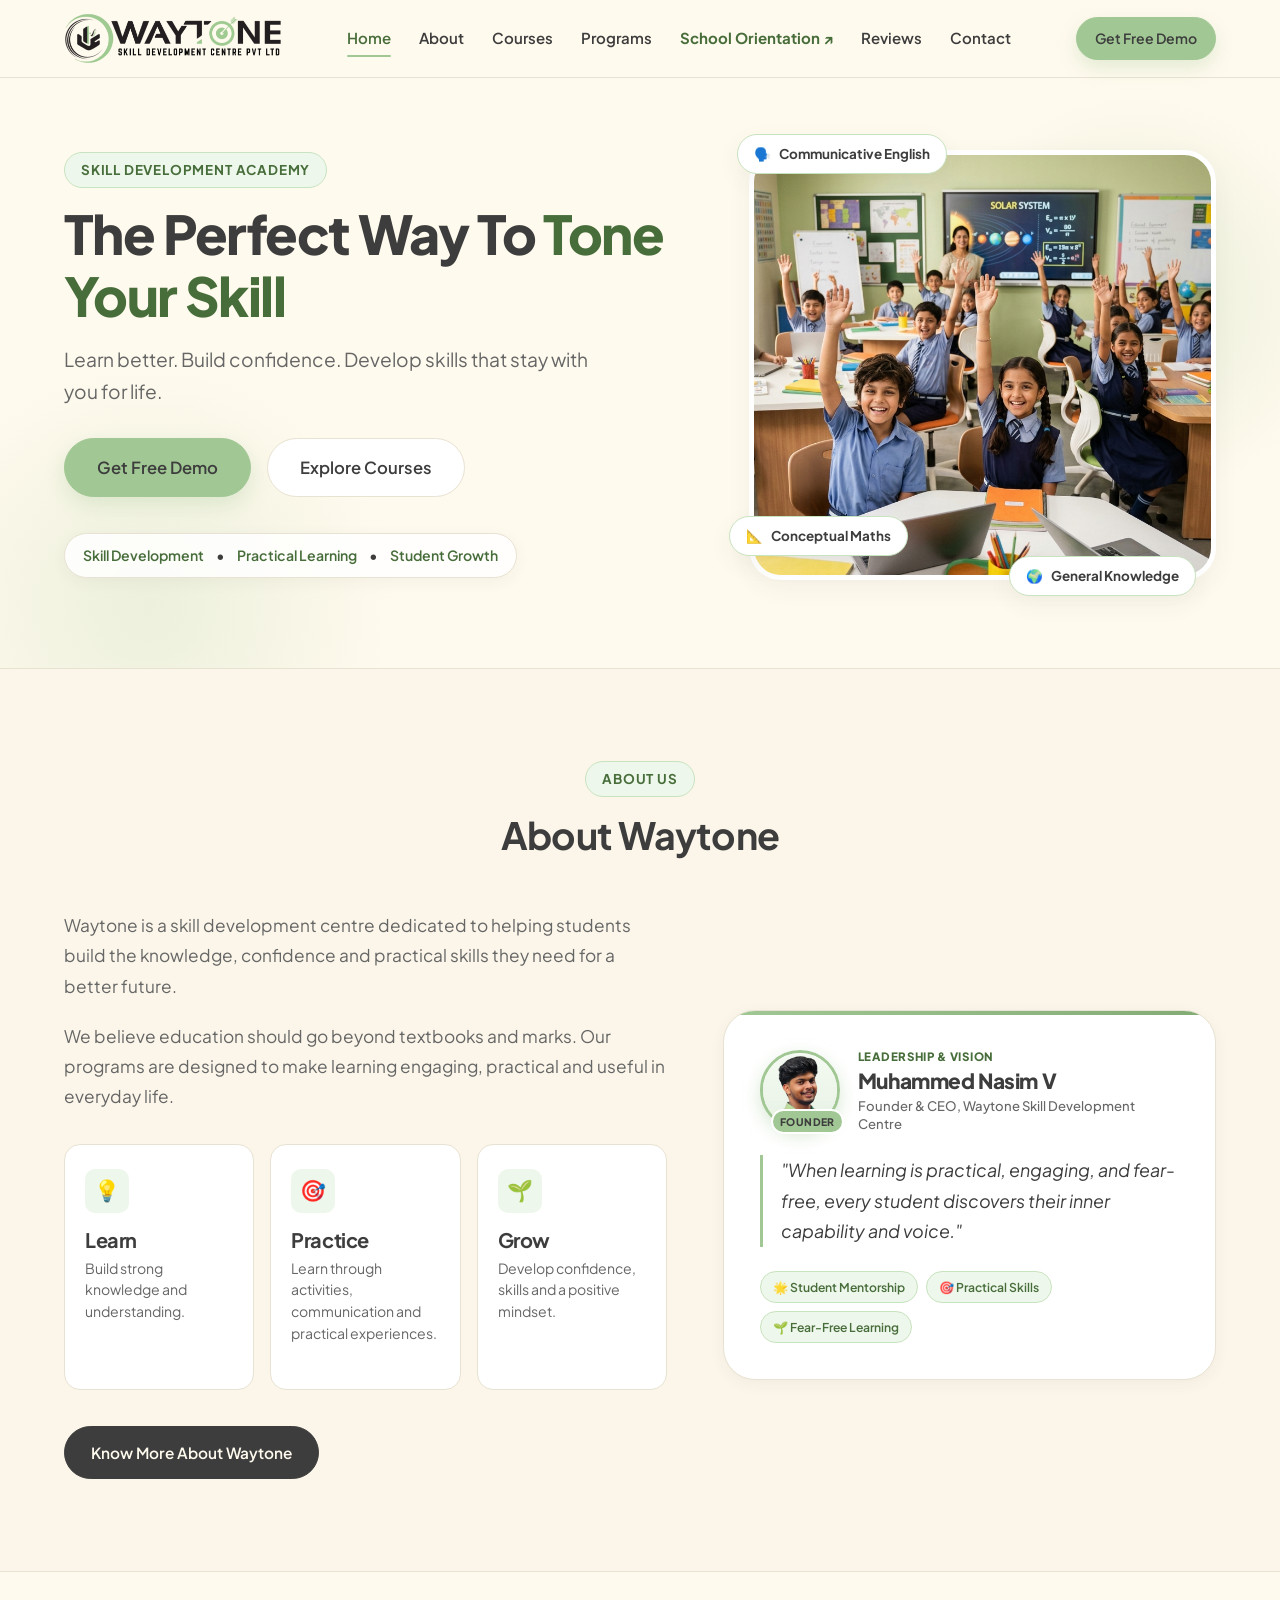
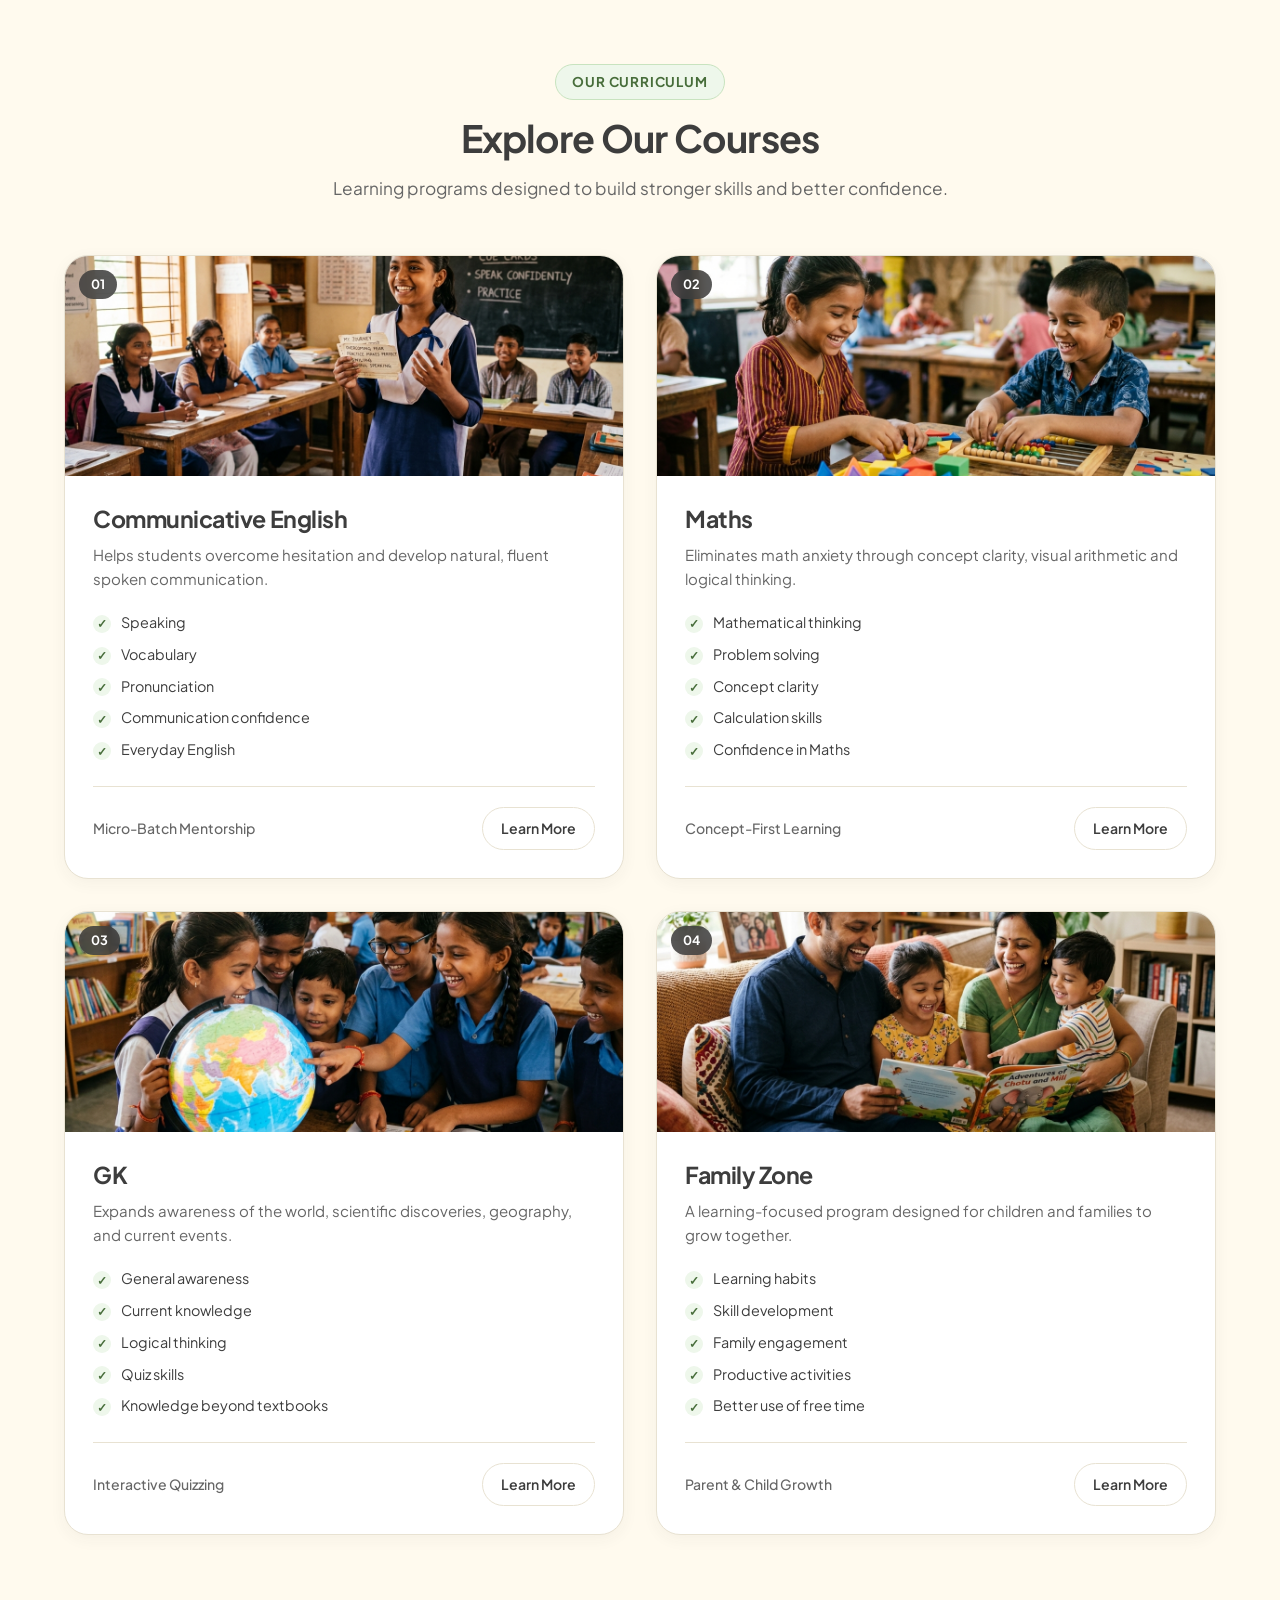
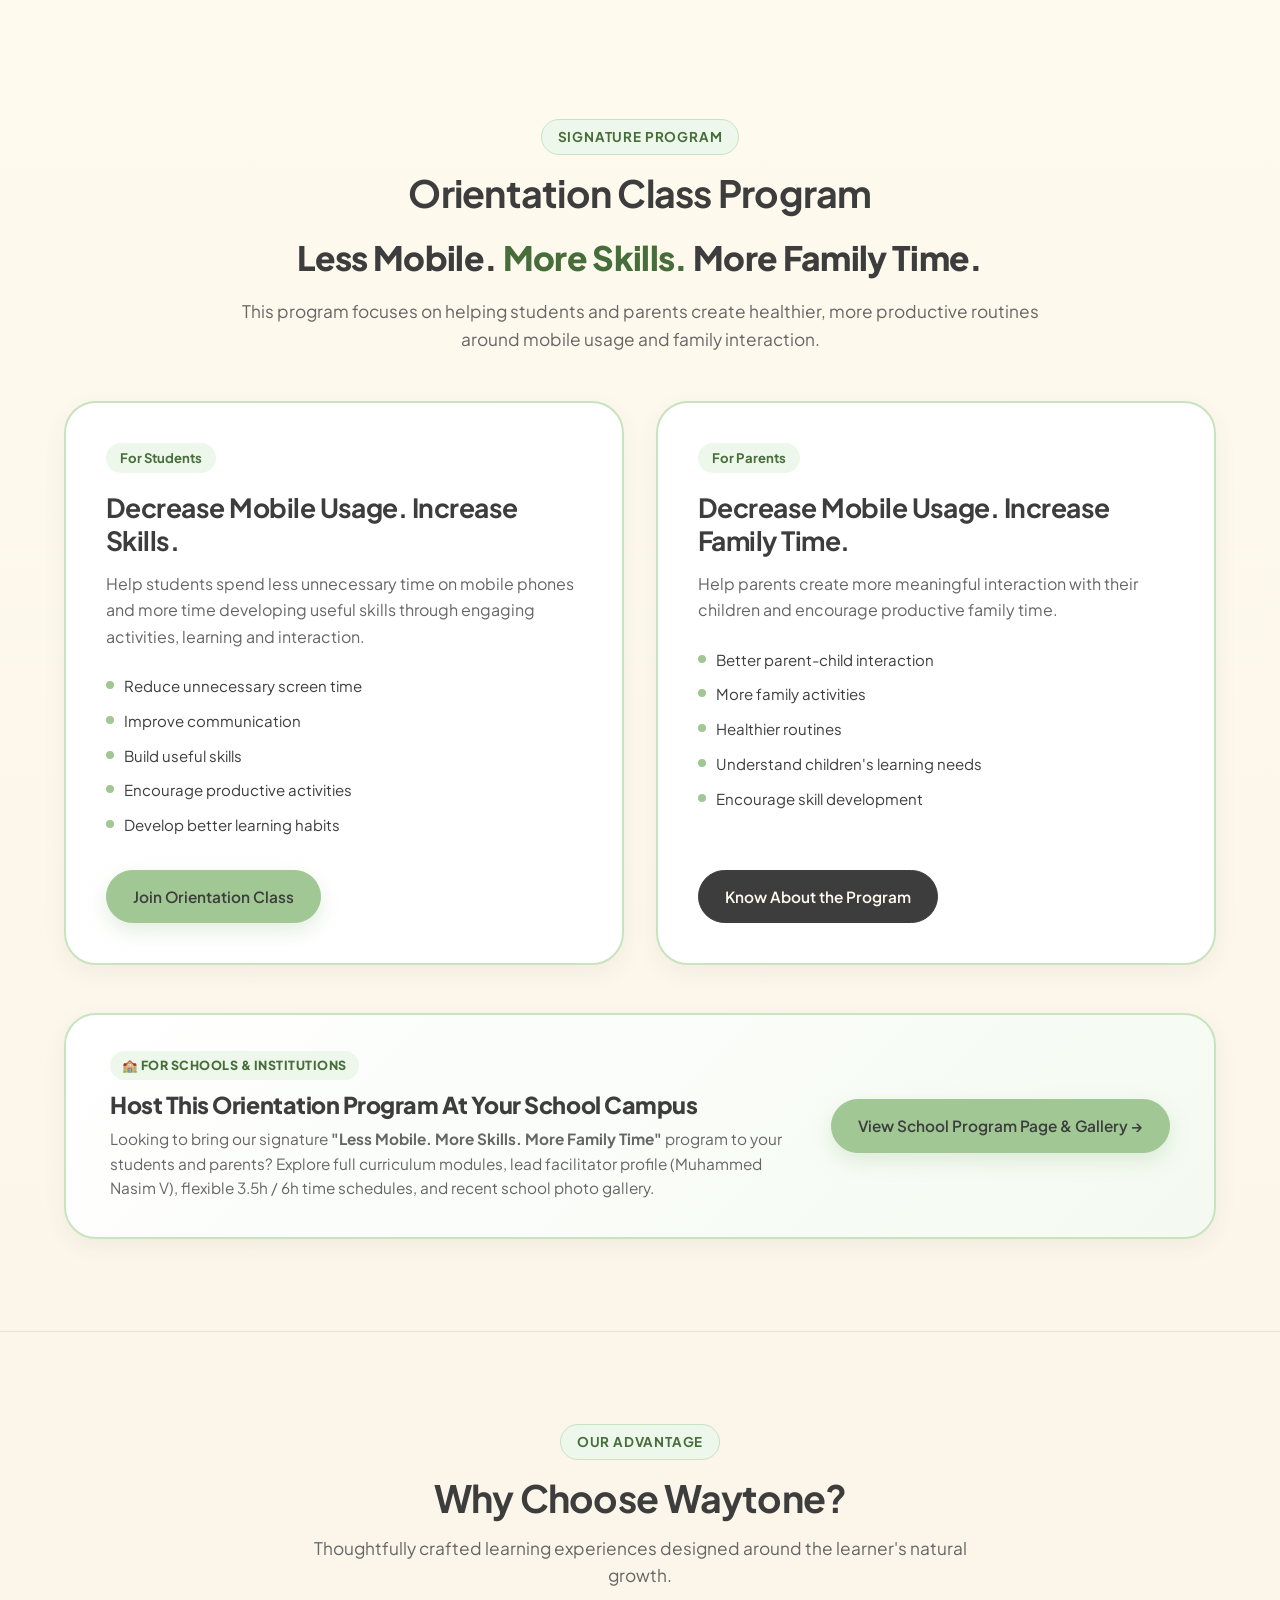
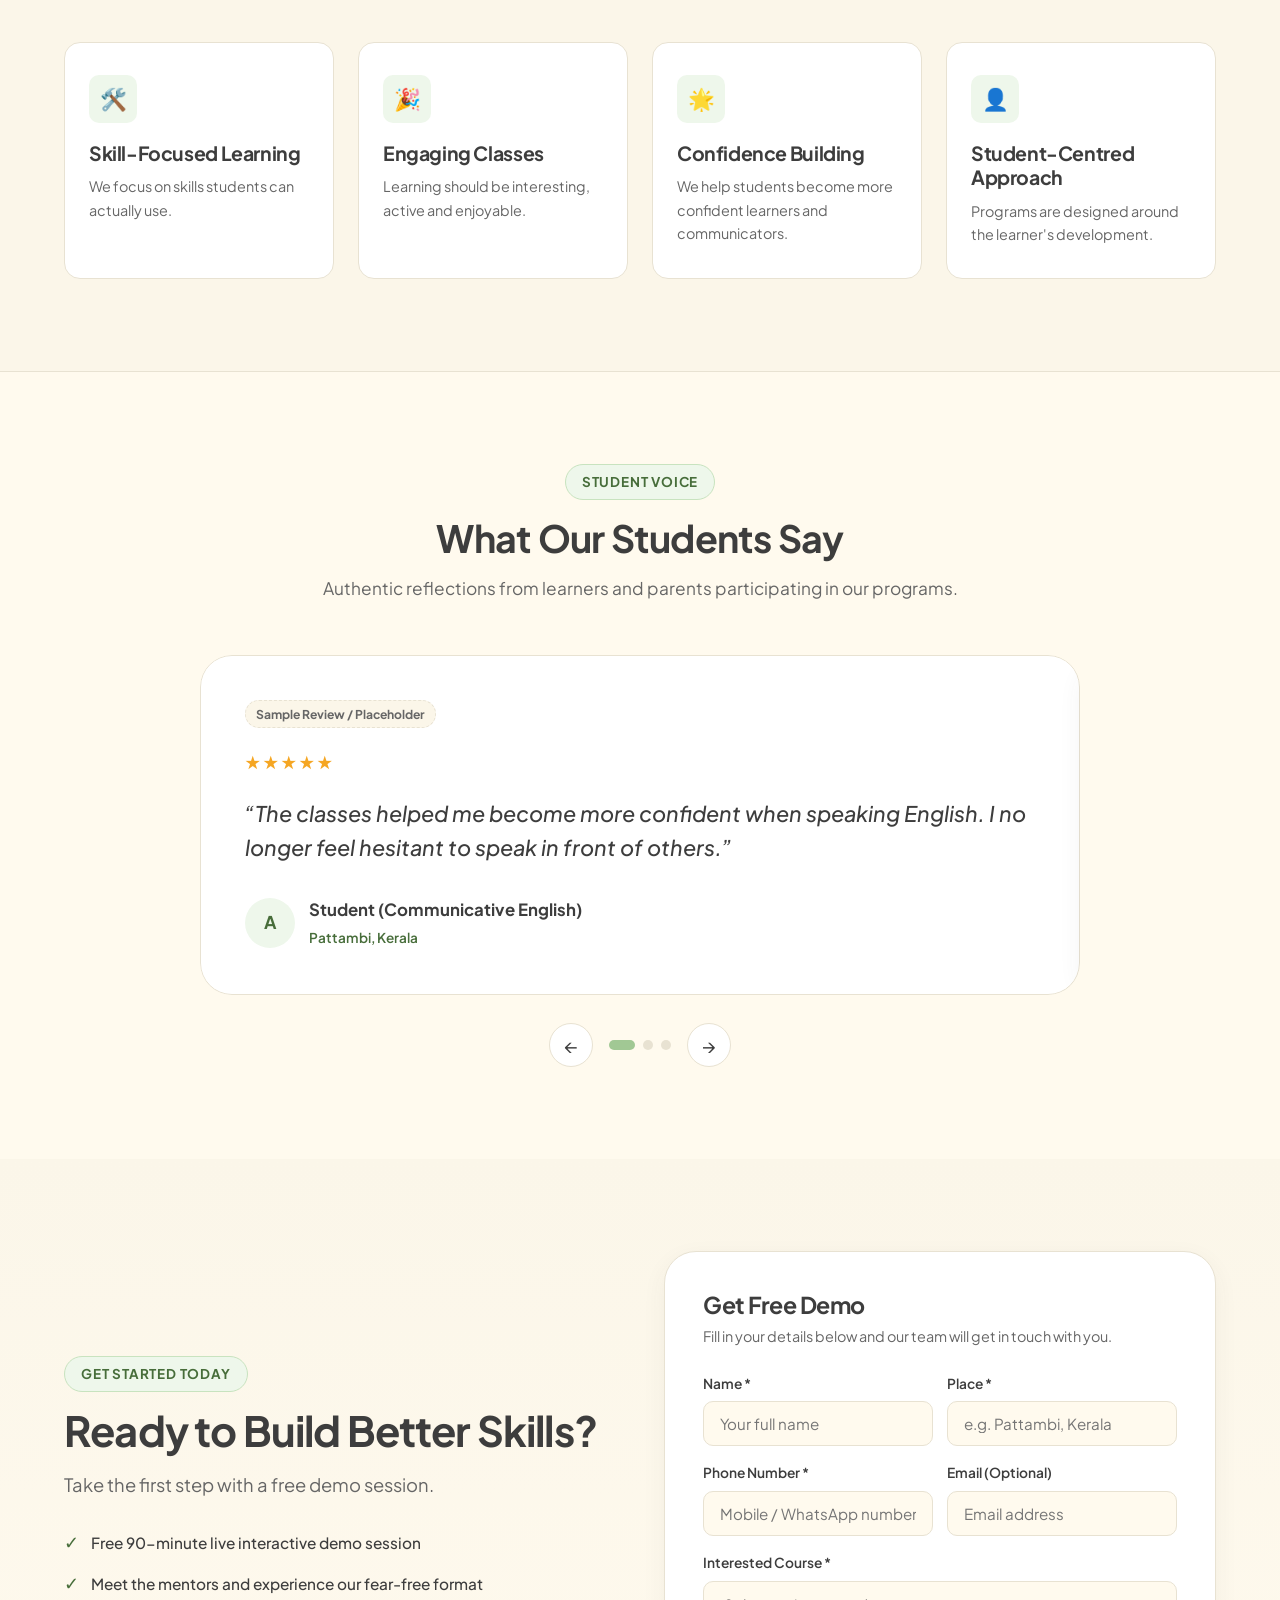
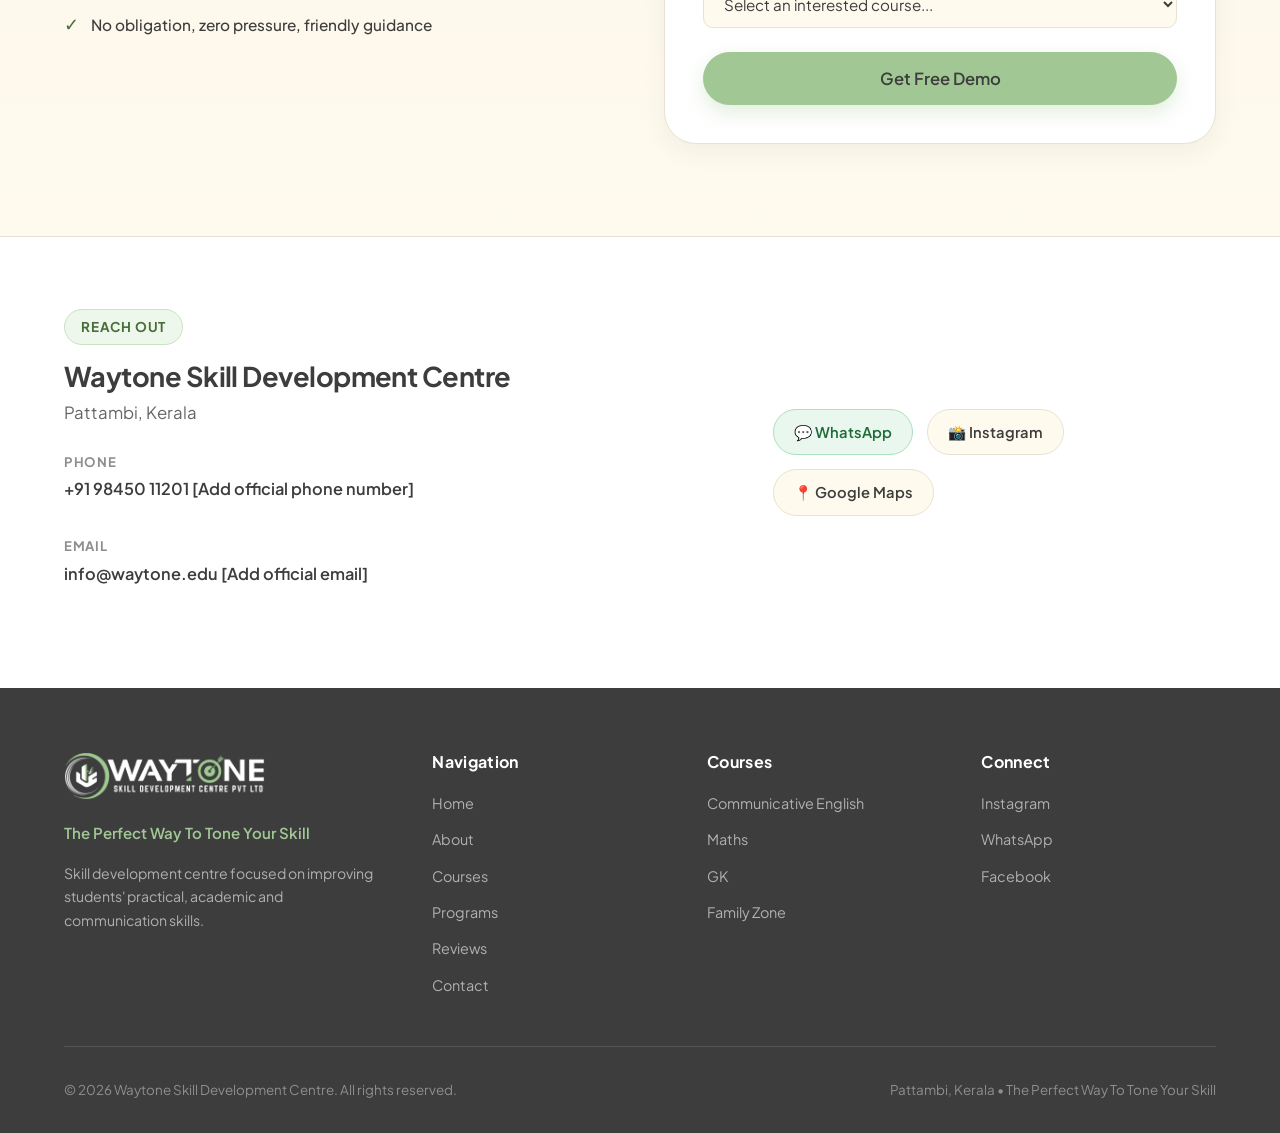
<file: index.html>
<!DOCTYPE html>
<html lang="en">
<head>
  <meta charset="UTF-8">
  <meta name="viewport" content="width=device-width, initial-scale=1.0">
  <title>Waytone Skill Development Centre | The Perfect Way To Tone Your Skill</title>
  <meta name="description" content="Waytone Skill Development Centre in Pattambi, Kerala. Dedicated to improving students' practical, academic and communication skills with fear-free learning.">
  
  <!-- Modern Google Fonts -->
  <link rel="preconnect" href="https://fonts.googleapis.com">
  <link href="https://fonts.googleapis.com/css2?family=Plus+Jakarta+Sans:wght@400;500;600;700;800&display=swap" rel="stylesheet">
  
  <!-- Favicon & Touch Icons -->
  <link rel="icon" type="image/png" href="images/waytone-favicon.png">
  <link rel="apple-touch-icon" href="images/waytone-favicon.png">
  
  <link rel="stylesheet" href="styles.css">
</head>
<body>

  <!-- Decorative Ambient Pista Glows -->
  <div class="pista-blob-1" aria-hidden="true"></div>
  <div class="pista-blob-2" aria-hidden="true"></div>

  <!-- ========================================================================
       1. NAVIGATION BAR
       ======================================================================== -->
  <header class="site-header" id="site-header">
    <div class="container nav-container">
      <a href="#home" class="brand-logo" aria-label="Waytone Skill Development Centre Home">
        <img src="images/waytone-logo.png" alt="Waytone Skill Development Centre" class="site-logo-img">
      </a>

      <!-- Desktop Nav -->
      <nav class="nav-menu" id="nav-menu">
        <a href="#home" class="nav-link active">Home</a>
        <a href="#about" class="nav-link">About</a>
        <a href="#courses" class="nav-link">Courses</a>
        <a href="#programs" class="nav-link">Programs</a>
        <a href="orientation-program.html" class="nav-link" style="color: var(--pista-deep); font-weight: 700;">School Orientation ↗</a>
        <a href="#reviews" class="nav-link">Reviews</a>
        <a href="#contact" class="nav-link">Contact</a>
      </nav>

      <!-- Nav Actions (CTA visible on both mobile and desktop) -->
      <div class="nav-actions">
        <a href="#demo" class="btn btn-primary btn-sm">Get Free Demo</a>
        <button class="hamburger-btn" id="hamburger-btn" aria-label="Toggle navigation menu">☰</button>
      </div>
    </div>
  </header>

  <!-- Mobile Drawer -->
  <div class="mobile-drawer" id="mobile-drawer">
    <a href="#home" class="nav-link mobile-link">Home</a>
    <a href="#about" class="nav-link mobile-link">About</a>
    <a href="#courses" class="nav-link mobile-link">Courses</a>
    <a href="#programs" class="nav-link mobile-link">Programs</a>
    <a href="orientation-program.html" class="nav-link mobile-link" style="color: var(--pista-deep); font-weight: 700;">🏫 School Orientation Page</a>
    <a href="#reviews" class="nav-link mobile-link">Reviews</a>
    <a href="#contact" class="nav-link mobile-link">Contact</a>
    <a href="#demo" class="btn btn-primary" style="margin-top: 8px;">Get Free Demo</a>
  </div>

  <main>
    <!-- ======================================================================
         2. HERO SECTION
         ====================================================================== -->
    <section class="section hero-section" id="home">
      <div class="container">
        <div class="hero-grid">
          <div class="hero-content">
            <span class="section-badge">Skill Development Academy</span>
            <h1 class="hero-title">
              The Perfect Way To <span>Tone Your Skill</span>
            </h1>
            <p class="hero-supporting">
              Learn better. Build confidence. Develop skills that stay with you for life.
            </p>

            <div class="hero-cta-group">
              <a href="#demo" class="btn btn-primary btn-lg">Get Free Demo</a>
              <a href="#courses" class="btn btn-outline btn-lg">Explore Courses</a>
            </div>

            <div class="hero-trust-bar">
              <span>Skill Development</span> • <span>Practical Learning</span> • <span>Student Growth</span>
            </div>
          </div>

          <!-- Hero Visual Box with Small Floating Elements -->
          <div class="hero-visual-card">
            <!-- Floating Skill Elements -->
            <div class="hero-float-pill pill-english">
              <span>🗣️</span> Communicative English
            </div>
            <div class="hero-float-pill pill-maths">
              <span>📐</span> Conceptual Maths
            </div>
            <div class="hero-float-pill pill-gk">
              <span>🌍</span> General Knowledge
            </div>

            <div class="hero-image-wrapper">
              <img src="images/hero-students.jpg" alt="Happy confident students learning together in an interactive classroom at Waytone">
            </div>
          </div>
        </div>
      </div>
    </section>

    <!-- ======================================================================
         3. ABOUT US
         ====================================================================== -->
    <section class="section section-surface" id="about">
      <div class="container">
        <div class="section-header">
          <span class="section-badge">About Us</span>
          <h2 class="section-title">About Waytone</h2>
        </div>

        <div class="about-grid">
          <div class="about-text-content">
            <p>
              Waytone is a skill development centre dedicated to helping students build the knowledge, confidence and practical skills they need for a better future.
            </p>
            <p>
              We believe education should go beyond textbooks and marks. Our programs are designed to make learning engaging, practical and useful in everyday life.
            </p>

            <!-- 3 Values Cards -->
            <div class="about-values-grid">
              <div class="value-card">
                <div class="value-icon">💡</div>
                <h3>Learn</h3>
                <p>Build strong knowledge and understanding.</p>
              </div>

              <div class="value-card">
                <div class="value-icon">🎯</div>
                <h3>Practice</h3>
                <p>Learn through activities, communication and practical experiences.</p>
              </div>

              <div class="value-card">
                <div class="value-icon">🌱</div>
                <h3>Grow</h3>
                <p>Develop confidence, skills and a positive mindset.</p>
              </div>
            </div>

            <a href="#programs" class="btn btn-dark">Know More About Waytone</a>
          </div>

          <!-- Founder Spotlight Card -->
          <div class="about-side-box">
            <div class="founder-card-top">
              <div class="founder-avatar-wrap">
                <img src="images/muhammed-nasim-v-avatar.jpg" alt="Muhammed Nasim V - Founder & CEO, Waytone Skill Development Centre" class="founder-avatar-img">
                <span class="founder-status-badge">Founder</span>
              </div>
              <div class="founder-info">
                <span class="founder-kicker">Leadership & Vision</span>
                <h3 class="founder-name">Muhammed Nasim V</h3>
                <span class="founder-role">Founder & CEO, Waytone Skill Development Centre</span>
              </div>
            </div>
            <blockquote>
              "When learning is practical, engaging, and fear-free, every student discovers their inner capability and voice."
            </blockquote>
            <div class="founder-tags">
              <span class="founder-tag">🌟 Student Mentorship</span>
              <span class="founder-tag">🎯 Practical Skills</span>
              <span class="founder-tag">🌱 Fear-Free Learning</span>
            </div>
          </div>
        </div>
      </div>
    </section>

    <!-- ======================================================================
         4. COURSES SECTION
         ====================================================================== -->
    <section class="section" id="courses">
      <div class="container">
        <div class="section-header">
          <span class="section-badge">Our Curriculum</span>
          <h2 class="section-title">Explore Our Courses</h2>
          <p class="section-subtitle">
            Learning programs designed to build stronger skills and better confidence.
          </p>
        </div>

        <div class="courses-grid">
          <!-- 01 — Communicative English -->
          <div class="course-card">
            <div class="course-card-top">
              <span class="course-number-badge">01</span>
              <img src="images/course-english.jpg" alt="Student speaking confidently in communicative English drill">
            </div>
            <div class="course-card-body">
              <h3 class="course-card-title">Communicative English</h3>
              <p class="course-card-desc">
                Helps students overcome hesitation and develop natural, fluent spoken communication.
              </p>
              
              <ul class="course-benefits-list">
                <li><span class="check-icon">✓</span> Speaking</li>
                <li><span class="check-icon">✓</span> Vocabulary</li>
                <li><span class="check-icon">✓</span> Pronunciation</li>
                <li><span class="check-icon">✓</span> Communication confidence</li>
                <li><span class="check-icon">✓</span> Everyday English</li>
              </ul>

              <div class="course-card-footer">
                <span style="font-size: 0.88rem; color: var(--text-muted); font-weight: 500;">Micro-Batch Mentorship</span>
                <a href="#demo" class="btn btn-outline btn-sm course-select-btn" data-course="Communicative English">Learn More</a>
              </div>
            </div>
          </div>

          <!-- 02 — Maths -->
          <div class="course-card">
            <div class="course-card-top">
              <span class="course-number-badge">02</span>
              <img src="images/course-maths.jpg" alt="Kids solving maths puzzles at Waytone">
            </div>
            <div class="course-card-body">
              <h3 class="course-card-title">Maths</h3>
              <p class="course-card-desc">
                Eliminates math anxiety through concept clarity, visual arithmetic and logical thinking.
              </p>
              
              <ul class="course-benefits-list">
                <li><span class="check-icon">✓</span> Mathematical thinking</li>
                <li><span class="check-icon">✓</span> Problem solving</li>
                <li><span class="check-icon">✓</span> Concept clarity</li>
                <li><span class="check-icon">✓</span> Calculation skills</li>
                <li><span class="check-icon">✓</span> Confidence in Maths</li>
              </ul>

              <div class="course-card-footer">
                <span style="font-size: 0.88rem; color: var(--text-muted); font-weight: 500;">Concept-First Learning</span>
                <a href="#demo" class="btn btn-outline btn-sm course-select-btn" data-course="Maths">Learn More</a>
              </div>
            </div>
          </div>

          <!-- 03 — GK -->
          <div class="course-card">
            <div class="course-card-top">
              <span class="course-number-badge">03</span>
              <img src="images/course-gk.jpg" alt="Children exploring globe in library">
            </div>
            <div class="course-card-body">
              <h3 class="course-card-title">GK</h3>
              <p class="course-card-desc">
                Expands awareness of the world, scientific discoveries, geography, and current events.
              </p>
              
              <ul class="course-benefits-list">
                <li><span class="check-icon">✓</span> General awareness</li>
                <li><span class="check-icon">✓</span> Current knowledge</li>
                <li><span class="check-icon">✓</span> Logical thinking</li>
                <li><span class="check-icon">✓</span> Quiz skills</li>
                <li><span class="check-icon">✓</span> Knowledge beyond textbooks</li>
              </ul>

              <div class="course-card-footer">
                <span style="font-size: 0.88rem; color: var(--text-muted); font-weight: 500;">Interactive Quizzing</span>
                <a href="#demo" class="btn btn-outline btn-sm course-select-btn" data-course="GK">Learn More</a>
              </div>
            </div>
          </div>

          <!-- 04 — Family Zone -->
          <div class="course-card">
            <div class="course-card-top">
              <span class="course-number-badge">04</span>
              <img src="images/course-family.jpg" alt="Family reading together in Family Zone">
            </div>
            <div class="course-card-body">
              <h3 class="course-card-title">Family Zone</h3>
              <p class="course-card-desc">
                A learning-focused program designed for children and families to grow together.
              </p>
              
              <ul class="course-benefits-list">
                <li><span class="check-icon">✓</span> Learning habits</li>
                <li><span class="check-icon">✓</span> Skill development</li>
                <li><span class="check-icon">✓</span> Family engagement</li>
                <li><span class="check-icon">✓</span> Productive activities</li>
                <li><span class="check-icon">✓</span> Better use of free time</li>
              </ul>

              <div class="course-card-footer">
                <span style="font-size: 0.88rem; color: var(--text-muted); font-weight: 500;">Parent & Child Growth</span>
                <a href="#demo" class="btn btn-outline btn-sm course-select-btn" data-course="Family Zone">Learn More</a>
              </div>
            </div>
          </div>
        </div>
      </div>
    </section>

    <!-- ======================================================================
         5. ORIENTATION CLASS PROGRAM (TWO LARGE CARDS)
         ====================================================================== -->
    <section class="section orientation-program-section" id="programs">
      <div class="container">
        <div class="orientation-hero-banner">
          <span class="section-badge">Signature Program</span>
          <h2 class="section-title">Orientation Class Program</h2>
          <div class="orientation-main-slogan">
            Less Mobile. <span>More Skills.</span> More Family Time.
          </div>
          <p class="section-subtitle">
            This program focuses on helping students and parents create healthier, more productive routines around mobile usage and family interaction.
          </p>
        </div>

        <div class="orientation-two-cards">
          <!-- Card 1: For Students -->
          <div class="orientation-card">
            <div class="orientation-card-header">
              <span class="ori-card-tag">For Students</span>
            </div>
            <h3 class="ori-card-heading">Decrease Mobile Usage. Increase Skills.</h3>
            <p class="ori-card-content">
              Help students spend less unnecessary time on mobile phones and more time developing useful skills through engaging activities, learning and interaction.
            </p>
            <ul class="ori-points-list">
              <li><span class="ori-bullet-dot"></span> Reduce unnecessary screen time</li>
              <li><span class="ori-bullet-dot"></span> Improve communication</li>
              <li><span class="ori-bullet-dot"></span> Build useful skills</li>
              <li><span class="ori-bullet-dot"></span> Encourage productive activities</li>
              <li><span class="ori-bullet-dot"></span> Develop better learning habits</li>
            </ul>
            <div>
              <a href="#demo" class="btn btn-primary course-select-btn" data-course="Orientation Class">Join Orientation Class</a>
            </div>
          </div>

          <!-- Card 2: For Parents -->
          <div class="orientation-card">
            <div class="orientation-card-header">
              <span class="ori-card-tag">For Parents</span>
            </div>
            <h3 class="ori-card-heading">Decrease Mobile Usage. Increase Family Time.</h3>
            <p class="ori-card-content">
              Help parents create more meaningful interaction with their children and encourage productive family time.
            </p>
            <ul class="ori-points-list">
              <li><span class="ori-bullet-dot"></span> Better parent-child interaction</li>
              <li><span class="ori-bullet-dot"></span> More family activities</li>
              <li><span class="ori-bullet-dot"></span> Healthier routines</li>
              <li><span class="ori-bullet-dot"></span> Understand children's learning needs</li>
              <li><span class="ori-bullet-dot"></span> Encourage skill development</li>
            </ul>
            <div>
              <a href="orientation-program.html" class="btn btn-dark">Know About the Program</a>
            </div>
          </div>
        </div>

        <!-- Dedicated School Orientation Banner -->
        <div class="school-page-cta-banner">
          <div class="school-banner-content">
            <span class="school-banner-badge">🏫 For Schools & Institutions</span>
            <h3>Host This Orientation Program At Your School Campus</h3>
            <p>
              Looking to bring our signature <strong>"Less Mobile. More Skills. More Family Time"</strong> program to your students and parents? Explore full curriculum modules, lead facilitator profile (Muhammed Nasim V), flexible 3.5h / 6h time schedules, and recent school photo gallery.
            </p>
          </div>
          <div style="flex-shrink: 0;">
            <a href="orientation-program.html" class="btn btn-primary" style="white-space: nowrap;">
              View School Program Page & Gallery →
            </a>
          </div>
        </div>
      </div>
    </section>

    <!-- ======================================================================
         6. WHY WAYTONE
         ====================================================================== -->
    <section class="section section-surface" id="why-waytone">
      <div class="container">
        <div class="section-header">
          <span class="section-badge">Our Advantage</span>
          <h2 class="section-title">Why Choose Waytone?</h2>
          <p class="section-subtitle">
            Thoughtfully crafted learning experiences designed around the learner's natural growth.
          </p>
        </div>

        <div class="why-grid">
          <div class="why-card">
            <div class="why-icon">🛠️</div>
            <h3>Skill-Focused Learning</h3>
            <p>We focus on skills students can actually use.</p>
          </div>

          <div class="why-card">
            <div class="why-icon">🎉</div>
            <h3>Engaging Classes</h3>
            <p>Learning should be interesting, active and enjoyable.</p>
          </div>

          <div class="why-card">
            <div class="why-icon">🌟</div>
            <h3>Confidence Building</h3>
            <p>We help students become more confident learners and communicators.</p>
          </div>

          <div class="why-card">
            <div class="why-icon">👤</div>
            <h3>Student-Centred Approach</h3>
            <p>Programs are designed around the learner's development.</p>
          </div>
        </div>
      </div>
    </section>

    <!-- ======================================================================
         7. STUDENT REVIEWS (CAROUSEL)
         ====================================================================== -->
    <section class="section" id="reviews">
      <div class="container">
        <div class="section-header">
          <span class="section-badge">Student Voice</span>
          <h2 class="section-title">What Our Students Say</h2>
          <p class="section-subtitle">
            Authentic reflections from learners and parents participating in our programs.
          </p>
        </div>

        <div class="reviews-container">
          <div class="carousel-viewport" id="carousel-viewport">
            <div class="carousel-track" id="carousel-track">
              <!-- Review 1 -->
              <div class="review-card">
                <span class="review-placeholder-pill">Sample Review / Placeholder</span>
                <div class="review-stars">★★★★★</div>
                <p class="review-quote">
                  “The classes helped me become more confident when speaking English. I no longer feel hesitant to speak in front of others.”
                </p>
                <div class="review-author-meta">
                  <div class="review-avatar">A</div>
                  <div>
                    <strong>Student (Communicative English)</strong>
                    <span>Pattambi, Kerala</span>
                  </div>
                </div>
              </div>

              <!-- Review 2 -->
              <div class="review-card">
                <span class="review-placeholder-pill">Sample Review / Placeholder</span>
                <div class="review-stars">★★★★★</div>
                <p class="review-quote">
                  “Maths used to make me nervous. At Waytone, solving problems feels like an interesting puzzle instead of a scary chore.”
                </p>
                <div class="review-author-meta">
                  <div class="review-avatar">R</div>
                  <div>
                    <strong>Student (Maths Program)</strong>
                    <span>Kerala</span>
                  </div>
                </div>
              </div>

              <!-- Review 3 -->
              <div class="review-card">
                <span class="review-placeholder-pill">Sample Review / Placeholder</span>
                <div class="review-stars">★★★★★</div>
                <p class="review-quote">
                  “The Orientation Class Program helped us set healthy screen limits at home. We spend more quality time together as a family now.”
                </p>
                <div class="review-author-meta">
                  <div class="review-avatar">P</div>
                  <div>
                    <strong>Parent (Family Zone & Orientation)</strong>
                    <span>Palakkad District, Kerala</span>
                  </div>
                </div>
              </div>
            </div>
          </div>

          <!-- Controls -->
          <div class="carousel-controls">
            <button class="carousel-btn" id="prev-review" aria-label="Previous Review">←</button>
            <div class="carousel-indicators" id="carousel-dots">
              <span class="carousel-dot active"></span>
              <span class="carousel-dot"></span>
              <span class="carousel-dot"></span>
            </div>
            <button class="carousel-btn" id="next-review" aria-label="Next Review">→</button>
          </div>
        </div>
      </div>
    </section>

    <!-- ======================================================================
         8. CONTACT / FREE DEMO SECTION
         ====================================================================== -->
    <section class="section demo-section" id="demo">
      <div class="container">
        <div class="demo-grid">
          <div class="demo-info">
            <span class="section-badge">Get Started Today</span>
            <h2>Ready to Build Better Skills?</h2>
            <p>Take the first step with a free demo session.</p>

            <div class="demo-perks">
              <div class="perk-item">
                <span>✓</span> Free 90-minute live interactive demo session
              </div>
              <div class="perk-item">
                <span>✓</span> Meet the mentors and experience our fear-free format
              </div>
              <div class="perk-item">
                <span>✓</span> No obligation, zero pressure, friendly guidance
              </div>
            </div>
          </div>

          <!-- Demo Booking Form -->
          <div class="demo-form-card">
            <h3>Get Free Demo</h3>
            <p class="form-subtitle">Fill in your details below and our team will get in touch with you.</p>

            <form class="demo-form" id="demo-form">
              <div class="form-row">
                <div class="form-group">
                  <label class="form-label" for="demo-name">Name *</label>
                  <input type="text" id="demo-name" class="form-input" placeholder="Your full name" required>
                </div>
                <div class="form-group">
                  <label class="form-label" for="demo-place">Place *</label>
                  <input type="text" id="demo-place" class="form-input" placeholder="e.g. Pattambi, Kerala" required>
                </div>
              </div>

              <div class="form-row">
                <div class="form-group">
                  <label class="form-label" for="demo-phone">Phone Number *</label>
                  <input type="tel" id="demo-phone" class="form-input" placeholder="Mobile / WhatsApp number" required>
                </div>
                <div class="form-group">
                  <label class="form-label" for="demo-email">Email (Optional)</label>
                  <input type="email" id="demo-email" class="form-input" placeholder="Email address">
                </div>
              </div>

              <div class="form-group">
                <label class="form-label" for="demo-course">Interested Course *</label>
                <select id="demo-course" class="form-select" required>
                  <option value="" disabled selected>Select an interested course...</option>
                  <option value="Communicative English">Communicative English</option>
                  <option value="Maths">Maths</option>
                  <option value="GK">GK</option>
                  <option value="Family Zone">Family Zone</option>
                  <option value="Orientation Class">Orientation Class</option>
                  <option value="Other">Other</option>
                </select>
              </div>

              <button type="submit" class="btn btn-primary btn-lg" style="width: 100%; margin-top: 8px;">
                Get Free Demo
              </button>
            </form>

            <div class="form-success-notice" id="demo-success">
              <h4>Thank you!</h4>
              <p>Our team will contact you soon.</p>
            </div>
          </div>
        </div>
      </div>
    </section>

    <!-- ======================================================================
         9. CONTACT INFORMATION
         ====================================================================== -->
    <section class="contact-info-section" id="contact">
      <div class="container">
        <div class="contact-info-grid">
          <div>
            <span class="section-badge">Reach Out</span>
            <h3 class="centre-name-title">Waytone Skill Development Centre</h3>
            <p class="centre-location-text">Pattambi, Kerala</p>

            <div class="contact-details-row">
              <div class="contact-detail-col">
                <strong>Phone</strong>
                <span>+91 98450 11201 [Add official phone number]</span>
              </div>
              <div class="contact-detail-col">
                <strong>Email</strong>
                <span>info@waytone.edu [Add official email]</span>
              </div>
            </div>
          </div>

          <div>
            <div class="contact-action-buttons">
              <a href="https://wa.me/919845011201?text=Hello%20Waytone,%20I%20would%20like%20to%20know%20more%20about%20your%20courses" target="_blank" rel="noopener" class="action-btn btn-whatsapp">
                💬 WhatsApp
              </a>
              <a href="https://instagram.com" target="_blank" rel="noopener" class="action-btn">
                📸 Instagram
              </a>
              <a href="https://maps.google.com/?q=Pattambi,+Kerala" target="_blank" rel="noopener" class="action-btn">
                📍 Google Maps
              </a>
            </div>
          </div>
        </div>
      </div>
    </section>
  </main>

  <!-- ========================================================================
       10. FOOTER
       ======================================================================== -->
  <footer class="site-footer">
    <div class="container">
      <div class="footer-top-grid">
        <!-- Col 1: Brand -->
        <div class="footer-brand">
          <a href="#home" class="footer-logo-link" aria-label="Waytone Skill Development Centre Home">
            <img src="images/waytone-logo-white.png" alt="Waytone Skill Development Centre" class="footer-logo-img">
          </a>
          <div class="footer-tagline">The Perfect Way To Tone Your Skill</div>
          <p class="footer-desc">
            Skill development centre focused on improving students' practical, academic and communication skills.
          </p>
        </div>

        <!-- Col 2: Navigation -->
        <div>
          <h4 class="footer-col-title">Navigation</h4>
          <ul class="footer-links-list">
            <li><a href="#home">Home</a></li>
            <li><a href="#about">About</a></li>
            <li><a href="#courses">Courses</a></li>
            <li><a href="#programs">Programs</a></li>
            <li><a href="#reviews">Reviews</a></li>
            <li><a href="#contact">Contact</a></li>
          </ul>
        </div>

        <!-- Col 3: Courses -->
        <div>
          <h4 class="footer-col-title">Courses</h4>
          <ul class="footer-links-list">
            <li><a href="#courses">Communicative English</a></li>
            <li><a href="#courses">Maths</a></li>
            <li><a href="#courses">GK</a></li>
            <li><a href="#courses">Family Zone</a></li>
          </ul>
        </div>

        <!-- Col 4: Social Links -->
        <div>
          <h4 class="footer-col-title">Connect</h4>
          <ul class="footer-links-list">
            <li><a href="https://instagram.com" target="_blank" rel="noopener">Instagram</a></li>
            <li><a href="https://wa.me/919845011201" target="_blank" rel="noopener">WhatsApp</a></li>
            <li><a href="https://facebook.com" target="_blank" rel="noopener">Facebook</a></li>
          </ul>
        </div>
      </div>

      <div class="footer-bottom-bar">
        <div>© 2026 Waytone Skill Development Centre. All rights reserved.</div>
        <div>Pattambi, Kerala • The Perfect Way To Tone Your Skill</div>
      </div>
    </div>
  </footer>

  <div class="site-toast" id="site-toast">Notification message</div>

  <script src="app.js"></script>
</body>
</html>
</file>
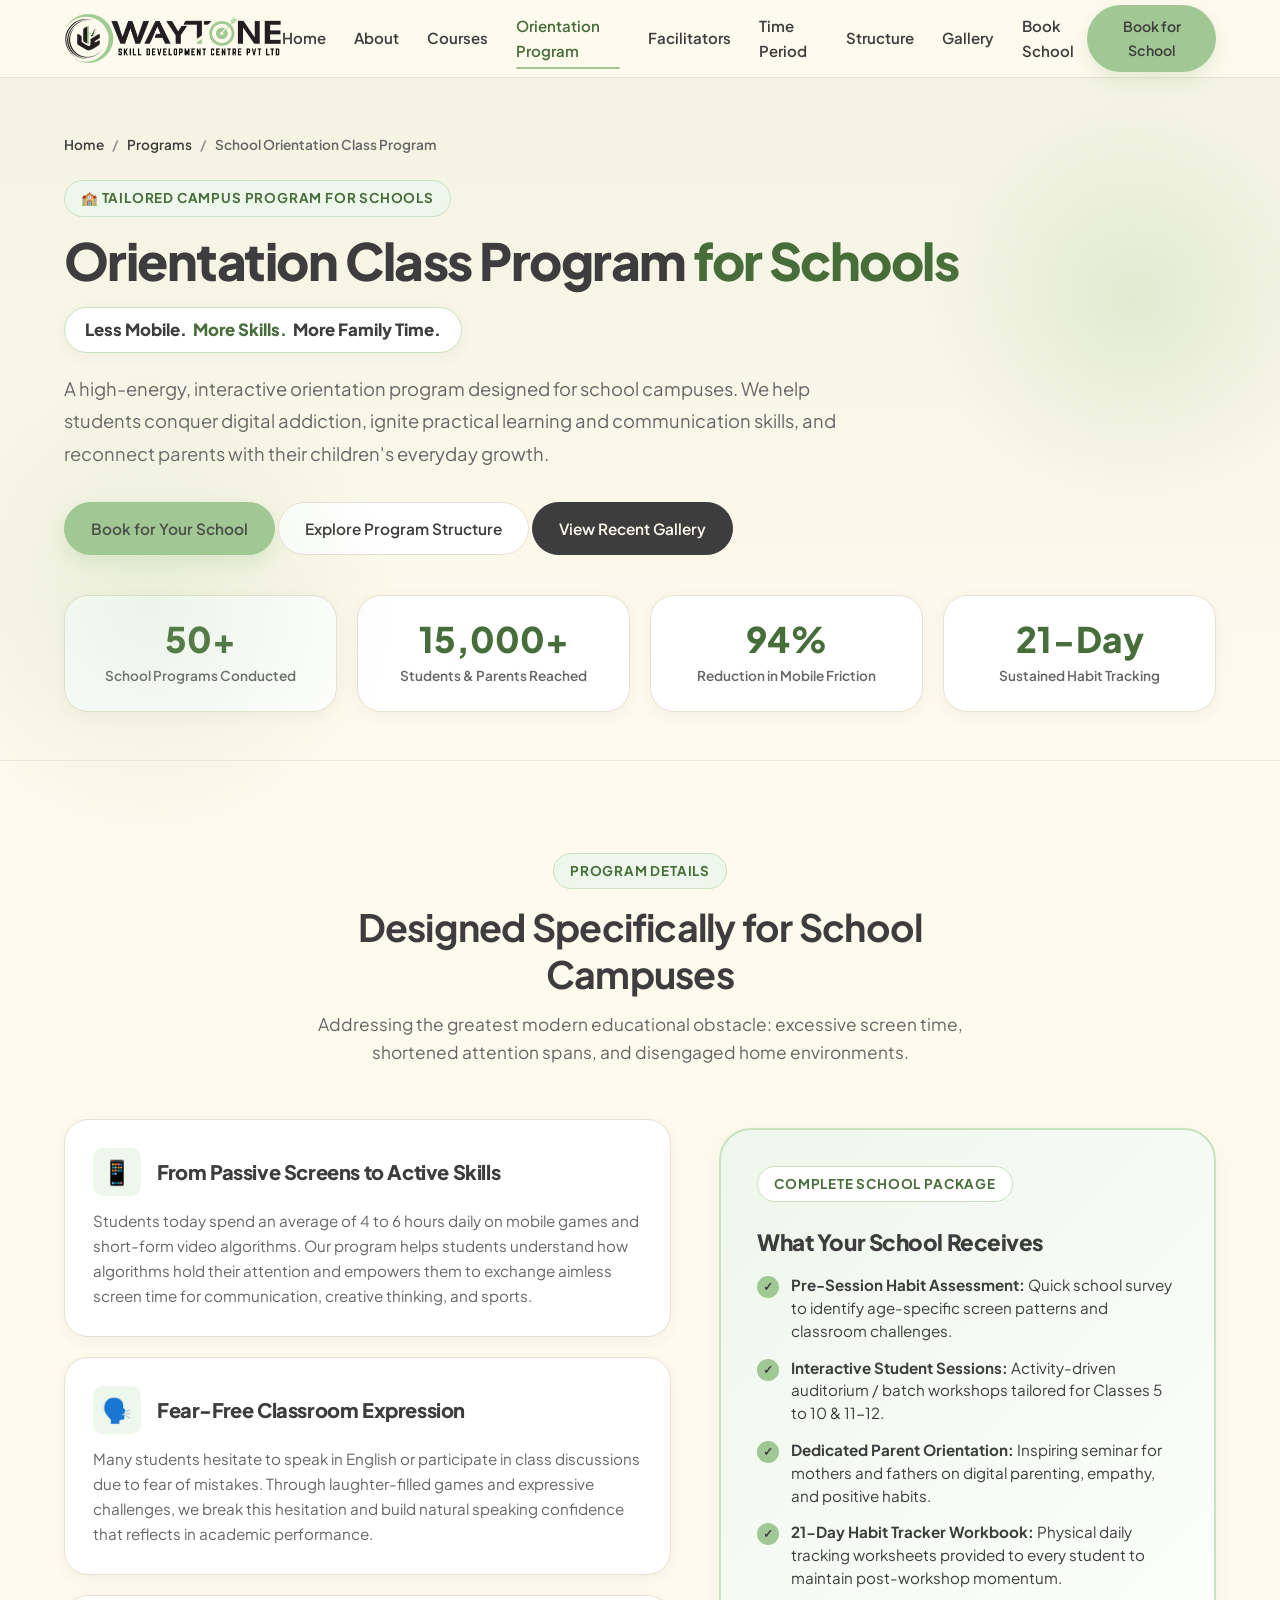
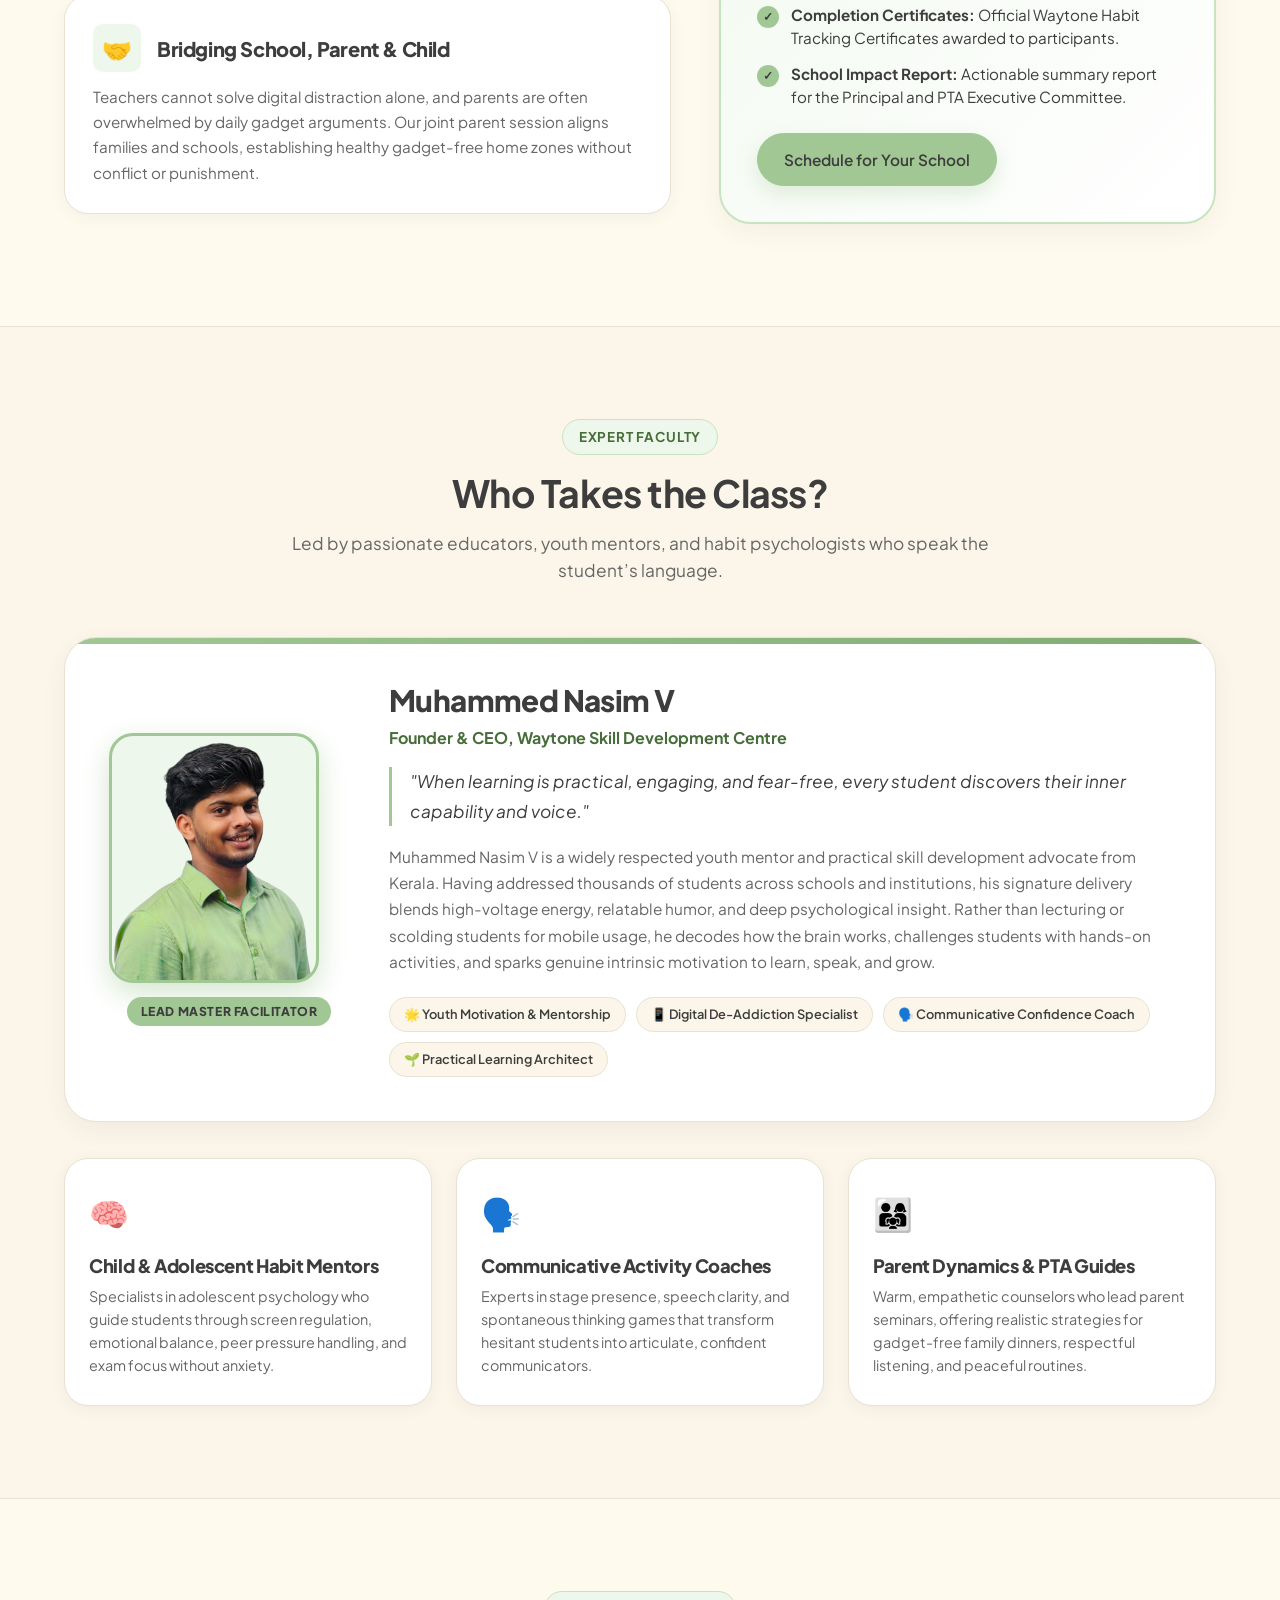
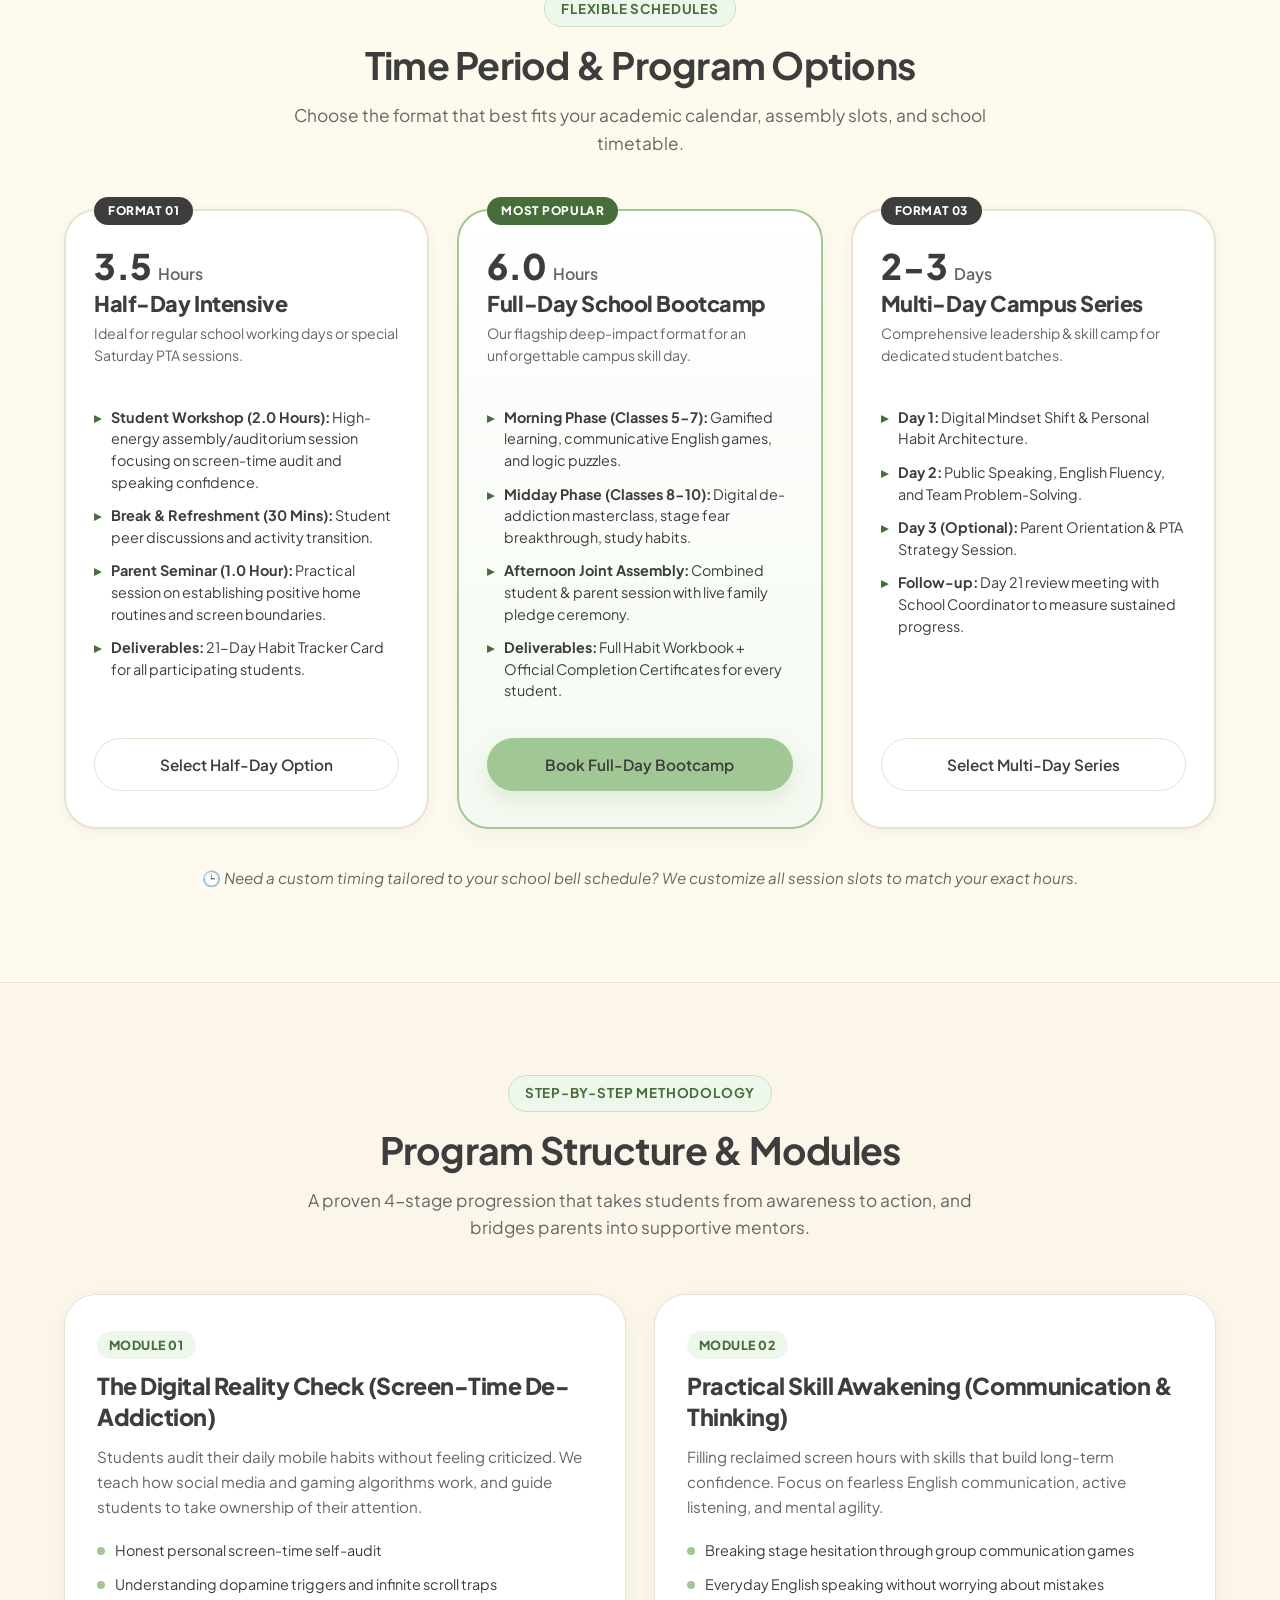
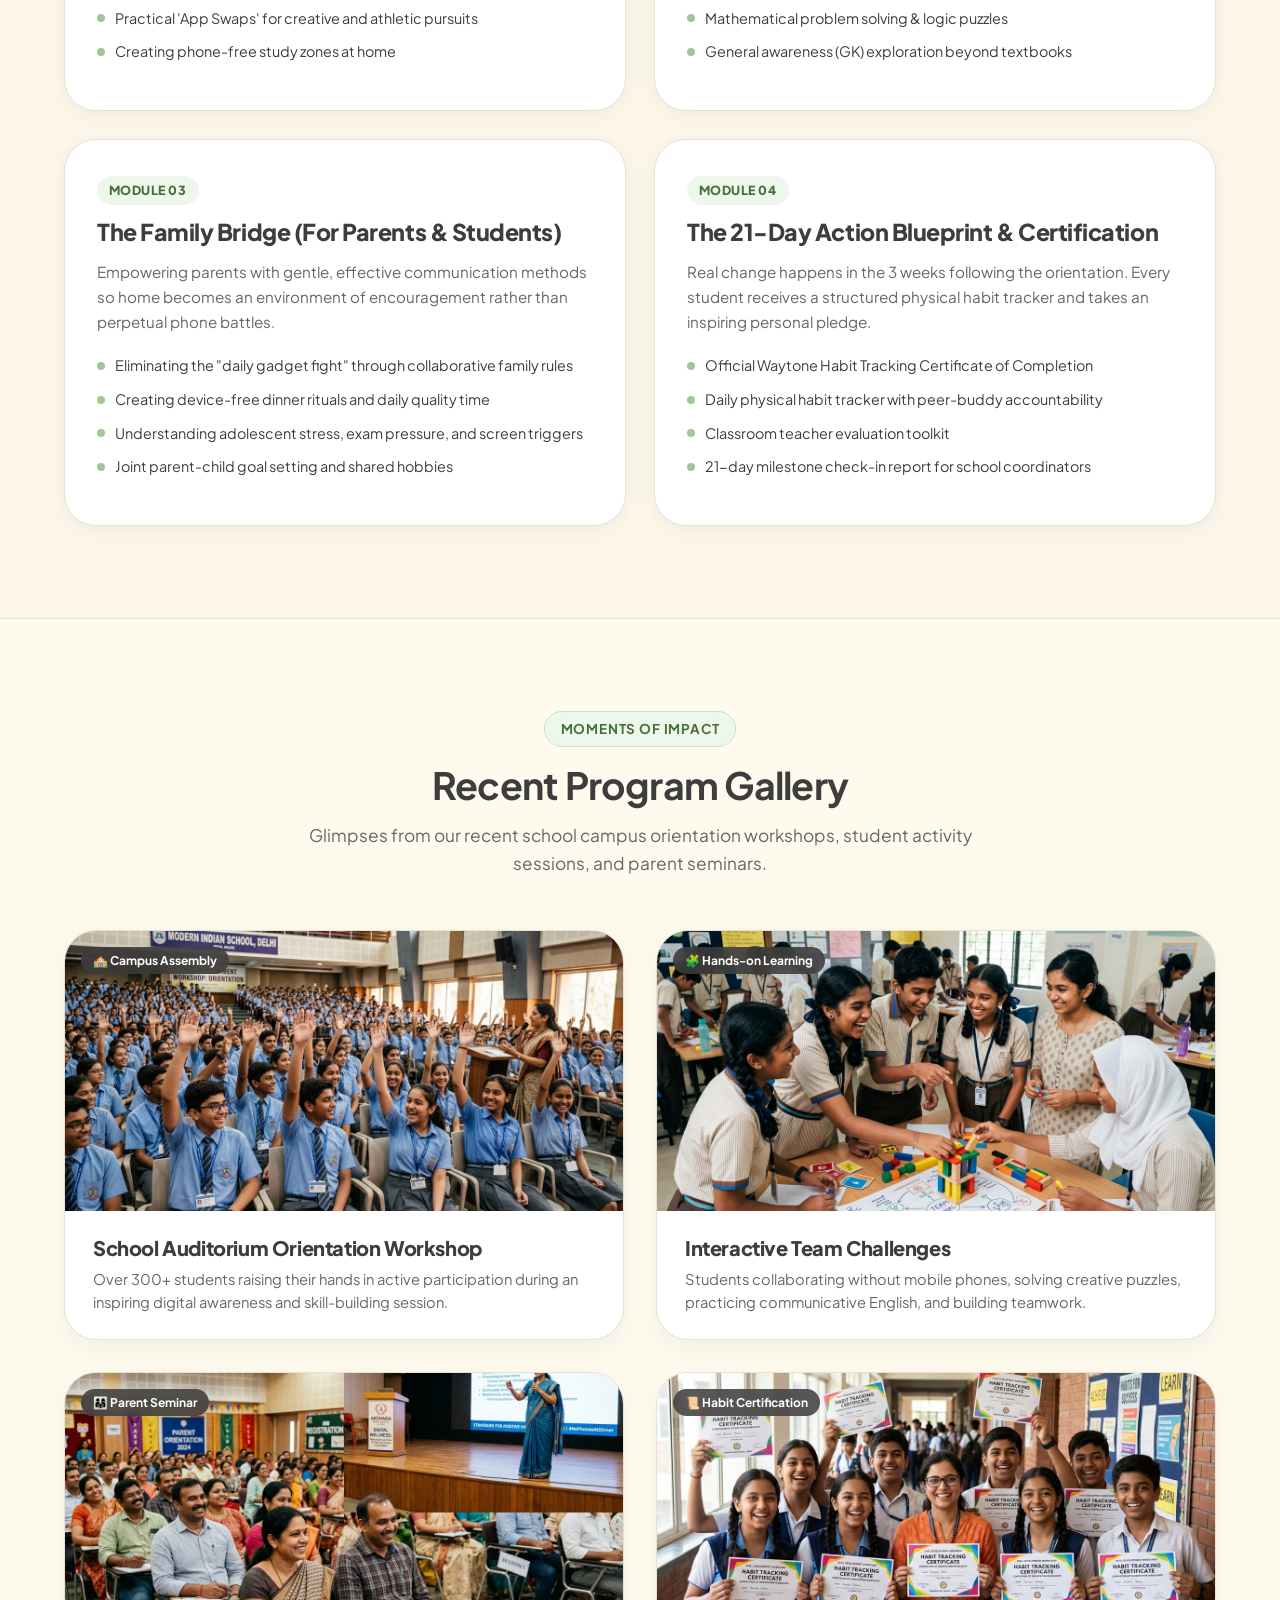
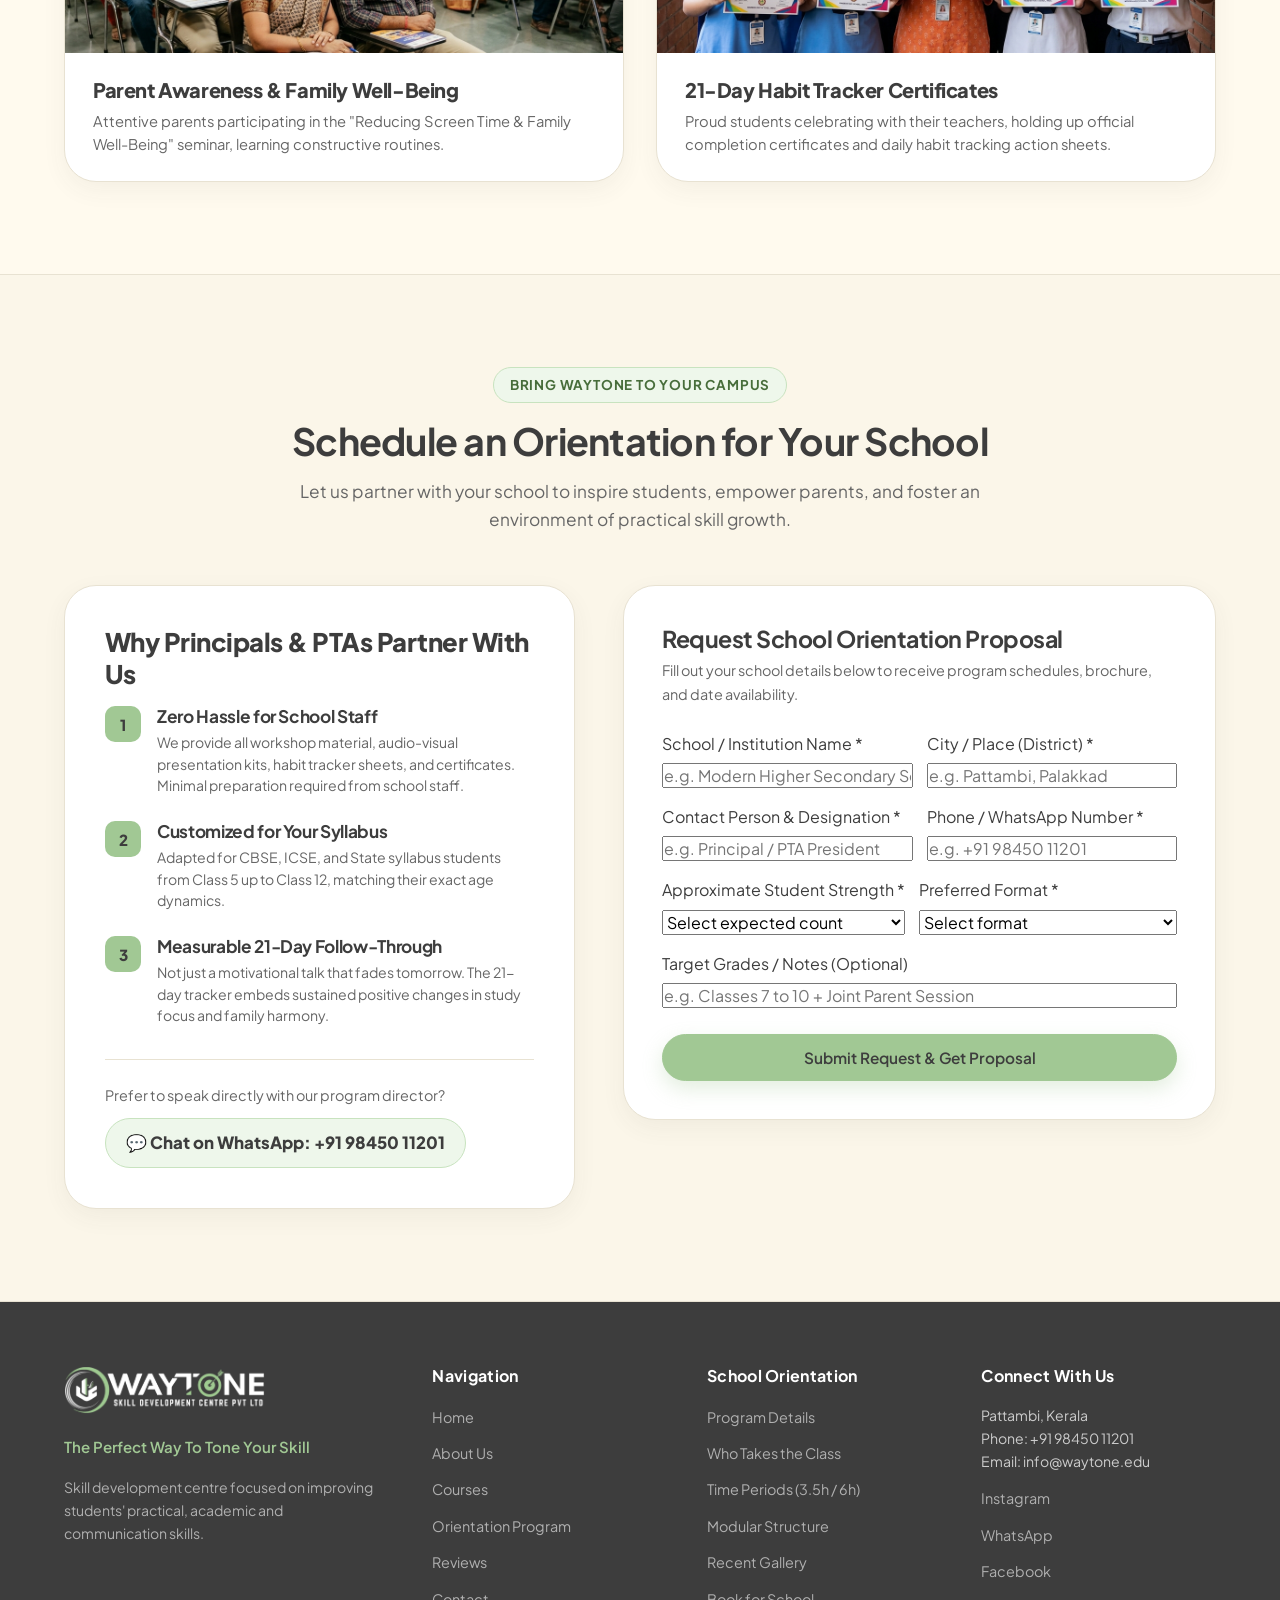
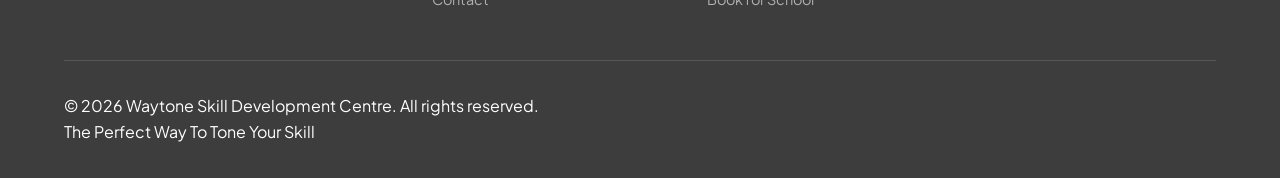
<file: orientation-program.html>
<!DOCTYPE html>
<html lang="en">
<head>
  <meta charset="UTF-8">
  <meta name="viewport" content="width=device-width, initial-scale=1.0">
  <title>School Orientation Class Program | Waytone Skill Development Centre</title>
  <meta name="description" content="Dedicated School Orientation Program by Waytone Skill Development Centre: Less Mobile. More Skills. More Family Time. Facilitated by Muhammed Nasim V for students and parents.">

  <!-- Modern Google Fonts -->
  <link rel="preconnect" href="https://fonts.googleapis.com">
  <link rel="preconnect" href="https://fonts.gstatic.com" crossorigin>
  <link href="https://fonts.googleapis.com/css2?family=Plus+Jakarta+Sans:wght@400;500;600;700;800&display=swap" rel="stylesheet">

  <!-- Favicon & Touch Icons -->
  <link rel="icon" type="image/png" href="images/waytone-favicon.png">
  <link rel="apple-touch-icon" href="images/waytone-favicon.png">

  <link rel="stylesheet" href="styles.css">
</head>
<body>

  <!-- Decorative Ambient Pista Glows -->
  <div class="pista-blob-1" aria-hidden="true"></div>
  <div class="pista-blob-2" aria-hidden="true"></div>

  <!-- ========================================================================
       1. NAVIGATION BAR
       ======================================================================== -->
  <header class="site-header" id="site-header">
    <div class="container nav-container">
      <a href="index.html#home" class="brand-logo" aria-label="Waytone Skill Development Centre Home">
        <img src="images/waytone-logo.png" alt="Waytone Skill Development Centre" class="site-logo-img">
      </a>

      <!-- Desktop Nav -->
      <nav class="nav-menu" id="nav-menu">
        <a href="index.html#home" class="nav-link">Home</a>
        <a href="index.html#about" class="nav-link">About</a>
        <a href="index.html#courses" class="nav-link">Courses</a>
        <a href="#overview" class="nav-link active">Orientation Program</a>
        <a href="#facilitators" class="nav-link">Facilitators</a>
        <a href="#time-period" class="nav-link">Time Period</a>
        <a href="#curriculum" class="nav-link">Structure</a>
        <a href="#gallery" class="nav-link">Gallery</a>
        <a href="#school-booking" class="nav-link">Book School</a>
      </nav>

      <!-- Nav Actions -->
      <div class="nav-actions">
        <a href="#school-booking" class="btn btn-primary btn-sm">Book for School</a>
        <button class="hamburger-btn" id="hamburger-btn" aria-label="Toggle navigation menu">☰</button>
      </div>
    </div>
  </header>

  <!-- Mobile Navigation Drawer -->
  <div class="mobile-drawer" id="mobile-drawer">
    <div class="mobile-drawer-header">
      <img src="images/waytone-logo.png" alt="Waytone Skill Development Centre" style="height: 38px; width: auto;">
      <button class="drawer-close-btn" id="drawer-close-btn" aria-label="Close menu">✕</button>
    </div>
    <div class="mobile-nav-links">
      <a href="index.html#home" class="mobile-nav-link">Home</a>
      <a href="index.html#about" class="mobile-nav-link">About Waytone</a>
      <a href="index.html#courses" class="mobile-nav-link">Courses</a>
      <a href="#overview" class="mobile-nav-link active">Orientation Program</a>
      <a href="#facilitators" class="mobile-nav-link">Who Takes the Class</a>
      <a href="#time-period" class="mobile-nav-link">Time Period</a>
      <a href="#curriculum" class="mobile-nav-link">Program Structure</a>
      <a href="#gallery" class="mobile-nav-link">Recent Gallery</a>
      <a href="#school-booking" class="mobile-nav-link">Book for School</a>
    </div>
    <div class="mobile-drawer-cta">
      <a href="#school-booking" class="btn btn-primary btn-full">Book for School</a>
      <a href="https://wa.me/919845011201" class="btn btn-outline btn-full" target="_blank" rel="noopener">WhatsApp Support</a>
    </div>
  </div>

  <main>
    <!-- ======================================================================
         PAGE HERO BANNER
         ====================================================================== -->
    <section class="page-hero" id="overview">
      <div class="container">
        <div class="breadcrumb-nav">
          <a href="index.html">Home</a>
          <span class="breadcrumb-separator">/</span>
          <a href="index.html#programs">Programs</a>
          <span class="breadcrumb-separator">/</span>
          <span>School Orientation Class Program</span>
        </div>

        <span class="section-badge">🏫 Tailored Campus Program for Schools</span>
        <h1 class="page-hero-title">
          Orientation Class Program <span>for Schools</span>
        </h1>

        <div class="page-hero-slogan">
          Less Mobile. <span>More Skills.</span> More Family Time.
        </div>

        <p class="page-hero-lead">
          A high-energy, interactive orientation program designed for school campuses. We help students conquer digital addiction, ignite practical learning and communication skills, and reconnect parents with their children's everyday growth.
        </p>

        <div class="hero-actions">
          <a href="#school-booking" class="btn btn-primary">Book for Your School</a>
          <a href="#curriculum" class="btn btn-outline">Explore Program Structure</a>
          <a href="#gallery" class="btn btn-dark">View Recent Gallery</a>
        </div>

        <!-- School Impact Stats -->
        <div class="stats-strip">
          <div class="stat-item">
            <div class="stat-number">50+</div>
            <div class="stat-label">School Programs Conducted</div>
          </div>
          <div class="stat-item">
            <div class="stat-number">15,000+</div>
            <div class="stat-label">Students & Parents Reached</div>
          </div>
          <div class="stat-item">
            <div class="stat-number">94%</div>
            <div class="stat-label">Reduction in Mobile Friction</div>
          </div>
          <div class="stat-item">
            <div class="stat-number">21-Day</div>
            <div class="stat-label">Sustained Habit Tracking</div>
          </div>
        </div>
      </div>
    </section>

    <!-- ======================================================================
         1. PROGRAM DETAILS (WHY SCHOOLS NEED THIS)
         ====================================================================== -->
    <section class="section">
      <div class="container">
        <div class="section-header">
          <span class="section-badge">Program Details</span>
          <h2 class="section-title">Designed Specifically for School Campuses</h2>
          <p class="section-subtitle">
            Addressing the greatest modern educational obstacle: excessive screen time, shortened attention spans, and disengaged home environments.
          </p>
        </div>

        <div class="school-details-grid">
          <div>
            <div class="school-pillar-card">
              <div class="school-pillar-header">
                <div class="pillar-icon">📱</div>
                <h4>From Passive Screens to Active Skills</h4>
              </div>
              <p>
                Students today spend an average of 4 to 6 hours daily on mobile games and short-form video algorithms. Our program helps students understand how algorithms hold their attention and empowers them to exchange aimless screen time for communication, creative thinking, and sports.
              </p>
            </div>

            <div class="school-pillar-card">
              <div class="school-pillar-header">
                <div class="pillar-icon">🗣️</div>
                <h4>Fear-Free Classroom Expression</h4>
              </div>
              <p>
                Many students hesitate to speak in English or participate in class discussions due to fear of mistakes. Through laughter-filled games and expressive challenges, we break this hesitation and build natural speaking confidence that reflects in academic performance.
              </p>
            </div>

            <div class="school-pillar-card">
              <div class="school-pillar-header">
                <div class="pillar-icon">🤝</div>
                <h4>Bridging School, Parent & Child</h4>
              </div>
              <p>
                Teachers cannot solve digital distraction alone, and parents are often overwhelmed by daily gadget arguments. Our joint parent session aligns families and schools, establishing healthy gadget-free home zones without conflict or punishment.
              </p>
            </div>
          </div>

          <!-- Highlight Box: What Your School Receives -->
          <div class="school-highlights-box">
            <span class="section-badge" style="background: #FFFFFF;">Complete School Package</span>
            <h3 style="margin-top: 12px;">What Your School Receives</h3>
            <ul class="checklist-school">
              <li>
                <span class="check-icon">✓</span>
                <div>
                  <strong>Pre-Session Habit Assessment:</strong> Quick school survey to identify age-specific screen patterns and classroom challenges.
                </div>
              </li>
              <li>
                <span class="check-icon">✓</span>
                <div>
                  <strong>Interactive Student Sessions:</strong> Activity-driven auditorium / batch workshops tailored for Classes 5 to 10 & 11-12.
                </div>
              </li>
              <li>
                <span class="check-icon">✓</span>
                <div>
                  <strong>Dedicated Parent Orientation:</strong> Inspiring seminar for mothers and fathers on digital parenting, empathy, and positive habits.
                </div>
              </li>
              <li>
                <span class="check-icon">✓</span>
                <div>
                  <strong>21-Day Habit Tracker Workbook:</strong> Physical daily tracking worksheets provided to every student to maintain post-workshop momentum.
                </div>
              </li>
              <li>
                <span class="check-icon">✓</span>
                <div>
                  <strong>Completion Certificates:</strong> Official Waytone Habit Tracking Certificates awarded to participants.
                </div>
              </li>
              <li>
                <span class="check-icon">✓</span>
                <div>
                  <strong>School Impact Report:</strong> Actionable summary report for the Principal and PTA Executive Committee.
                </div>
              </li>
            </ul>

            <div style="margin-top: 24px;">
              <a href="#school-booking" class="btn btn-primary btn-full">Schedule for Your School</a>
            </div>
          </div>
        </div>
      </div>
    </section>

    <!-- ======================================================================
         2. WHO TAKES THE CLASS (LEADERSHIP & FACILITATORS)
         ====================================================================== -->
    <section class="section section-surface" id="facilitators">
      <div class="container">
        <div class="section-header">
          <span class="section-badge">Expert Faculty</span>
          <h2 class="section-title">Who Takes the Class?</h2>
          <p class="section-subtitle">
            Led by passionate educators, youth mentors, and habit psychologists who speak the student’s language.
          </p>
        </div>

        <!-- Master Lead Facilitator: Muhammed Nasim V -->
        <div class="trainer-lead-card">
          <div class="trainer-lead-photo-wrap">
            <img src="images/muhammed-nasim-v.png" alt="Muhammed Nasim V - Lead Facilitator" class="trainer-lead-img">
            <span class="trainer-lead-badge">Lead Master Facilitator</span>
          </div>

          <div class="trainer-lead-content">
            <h3>Muhammed Nasim V</h3>
            <span class="trainer-lead-role">Founder & CEO, Waytone Skill Development Centre</span>

            <blockquote class="trainer-lead-quote">
              "When learning is practical, engaging, and fear-free, every student discovers their inner capability and voice."
            </blockquote>

            <p class="trainer-lead-bio">
              Muhammed Nasim V is a widely respected youth mentor and practical skill development advocate from Kerala. Having addressed thousands of students across schools and institutions, his signature delivery blends high-voltage energy, relatable humor, and deep psychological insight. Rather than lecturing or scolding students for mobile usage, he decodes how the brain works, challenges students with hands-on activities, and sparks genuine intrinsic motivation to learn, speak, and grow.
            </p>

            <div class="trainer-badges-row">
              <span class="trainer-mini-badge">🌟 Youth Motivation & Mentorship</span>
              <span class="trainer-mini-badge">📱 Digital De-Addiction Specialist</span>
              <span class="trainer-mini-badge">🗣️ Communicative Confidence Coach</span>
              <span class="trainer-mini-badge">🌱 Practical Learning Architect</span>
            </div>
          </div>
        </div>

        <!-- Supporting Team Grid -->
        <div class="facilitators-grid">
          <div class="facilitator-card">
            <div class="fac-icon">🧠</div>
            <h4>Child & Adolescent Habit Mentors</h4>
            <p>
              Specialists in adolescent psychology who guide students through screen regulation, emotional balance, peer pressure handling, and exam focus without anxiety.
            </p>
          </div>

          <div class="facilitator-card">
            <div class="fac-icon">🗣️</div>
            <h4>Communicative Activity Coaches</h4>
            <p>
              Experts in stage presence, speech clarity, and spontaneous thinking games that transform hesitant students into articulate, confident communicators.
            </p>
          </div>

          <div class="facilitator-card">
            <div class="fac-icon">👨‍👩‍👧</div>
            <h4>Parent Dynamics & PTA Guides</h4>
            <p>
              Warm, empathetic counselors who lead parent seminars, offering realistic strategies for gadget-free family dinners, respectful listening, and peaceful routines.
            </p>
          </div>
        </div>
      </div>
    </section>

    <!-- ======================================================================
         3. TIME PERIOD & FLEXIBLE FORMATS FOR SCHOOLS
         ====================================================================== -->
    <section class="section" id="time-period">
      <div class="container">
        <div class="section-header">
          <span class="section-badge">Flexible Schedules</span>
          <h2 class="section-title">Time Period & Program Options</h2>
          <p class="section-subtitle">
            Choose the format that best fits your academic calendar, assembly slots, and school timetable.
          </p>
        </div>

        <div class="time-period-grid">
          <!-- Format 1: Half-Day Intensive -->
          <div class="time-card">
            <span class="time-card-badge">Format 01</span>
            <div class="time-card-header">
              <div class="time-duration">3.5 <span>Hours</span></div>
              <h3 class="time-card-title">Half-Day Intensive</h3>
              <p class="time-card-desc">Ideal for regular school working days or special Saturday PTA sessions.</p>
            </div>

            <ul class="time-schedule-list">
              <li>
                <span class="schedule-bullet">▸</span>
                <div><strong>Student Workshop (2.0 Hours):</strong> High-energy assembly/auditorium session focusing on screen-time audit and speaking confidence.</div>
              </li>
              <li>
                <span class="schedule-bullet">▸</span>
                <div><strong>Break & Refreshment (30 Mins):</strong> Student peer discussions and activity transition.</div>
              </li>
              <li>
                <span class="schedule-bullet">▸</span>
                <div><strong>Parent Seminar (1.0 Hour):</strong> Practical session on establishing positive home routines and screen boundaries.</div>
              </li>
              <li>
                <span class="schedule-bullet">▸</span>
                <div><strong>Deliverables:</strong> 21-Day Habit Tracker Card for all participating students.</div>
              </li>
            </ul>

            <a href="#school-booking" class="btn btn-outline btn-full">Select Half-Day Option</a>
          </div>

          <!-- Format 2: Full-Day Bootcamp (Featured) -->
          <div class="time-card featured">
            <span class="time-card-badge">Most Popular</span>
            <div class="time-card-header">
              <div class="time-duration">6.0 <span>Hours</span></div>
              <h3 class="time-card-title">Full-Day School Bootcamp</h3>
              <p class="time-card-desc">Our flagship deep-impact format for an unforgettable campus skill day.</p>
            </div>

            <ul class="time-schedule-list">
              <li>
                <span class="schedule-bullet">▸</span>
                <div><strong>Morning Phase (Classes 5-7):</strong> Gamified learning, communicative English games, and logic puzzles.</div>
              </li>
              <li>
                <span class="schedule-bullet">▸</span>
                <div><strong>Midday Phase (Classes 8-10):</strong> Digital de-addiction masterclass, stage fear breakthrough, study habits.</div>
              </li>
              <li>
                <span class="schedule-bullet">▸</span>
                <div><strong>Afternoon Joint Assembly:</strong> Combined student & parent session with live family pledge ceremony.</div>
              </li>
              <li>
                <span class="schedule-bullet">▸</span>
                <div><strong>Deliverables:</strong> Full Habit Workbook + Official Completion Certificates for every student.</div>
              </li>
            </ul>

            <a href="#school-booking" class="btn btn-primary btn-full">Book Full-Day Bootcamp</a>
          </div>

          <!-- Format 3: Multi-Day School Series -->
          <div class="time-card">
            <span class="time-card-badge">Format 03</span>
            <div class="time-card-header">
              <div class="time-duration">2-3 <span>Days</span></div>
              <h3 class="time-card-title">Multi-Day Campus Series</h3>
              <p class="time-card-desc">Comprehensive leadership & skill camp for dedicated student batches.</p>
            </div>

            <ul class="time-schedule-list">
              <li>
                <span class="schedule-bullet">▸</span>
                <div><strong>Day 1:</strong> Digital Mindset Shift & Personal Habit Architecture.</div>
              </li>
              <li>
                <span class="schedule-bullet">▸</span>
                <div><strong>Day 2:</strong> Public Speaking, English Fluency, and Team Problem-Solving.</div>
              </li>
              <li>
                <span class="schedule-bullet">▸</span>
                <div><strong>Day 3 (Optional):</strong> Parent Orientation & PTA Strategy Session.</div>
              </li>
              <li>
                <span class="schedule-bullet">▸</span>
                <div><strong>Follow-up:</strong> Day 21 review meeting with School Coordinator to measure sustained progress.</div>
              </li>
            </ul>

            <a href="#school-booking" class="btn btn-outline btn-full">Select Multi-Day Series</a>
          </div>
        </div>

        <div style="text-align: center; margin-top: 36px;">
          <p style="font-size: 0.95rem; color: var(--text-muted);">
            🕒 <em>Need a custom timing tailored to your school bell schedule? We customize all session slots to match your exact hours.</em>
          </p>
        </div>
      </div>
    </section>

    <!-- ======================================================================
         4. PROGRAM STRUCTURE (MODULAR CURRICULUM)
         ====================================================================== -->
    <section class="section section-surface" id="curriculum">
      <div class="container">
        <div class="section-header">
          <span class="section-badge">Step-by-Step Methodology</span>
          <h2 class="section-title">Program Structure & Modules</h2>
          <p class="section-subtitle">
            A proven 4-stage progression that takes students from awareness to action, and bridges parents into supportive mentors.
          </p>
        </div>

        <div class="curriculum-grid">
          <!-- Module 1 -->
          <div class="curriculum-card">
            <span class="module-tag">Module 01</span>
            <h3>The Digital Reality Check (Screen-Time De-Addiction)</h3>
            <p>
              Students audit their daily mobile habits without feeling criticized. We teach how social media and gaming algorithms work, and guide students to take ownership of their attention.
            </p>
            <ul class="module-points-list">
              <li><span class="module-point-dot"></span> Honest personal screen-time self-audit</li>
              <li><span class="module-point-dot"></span> Understanding dopamine triggers and infinite scroll traps</li>
              <li><span class="module-point-dot"></span> Practical 'App Swaps' for creative and athletic pursuits</li>
              <li><span class="module-point-dot"></span> Creating phone-free study zones at home</li>
            </ul>
          </div>

          <!-- Module 2 -->
          <div class="curriculum-card">
            <span class="module-tag">Module 02</span>
            <h3>Practical Skill Awakening (Communication & Thinking)</h3>
            <p>
              Filling reclaimed screen hours with skills that build long-term confidence. Focus on fearless English communication, active listening, and mental agility.
            </p>
            <ul class="module-points-list">
              <li><span class="module-point-dot"></span> Breaking stage hesitation through group communication games</li>
              <li><span class="module-point-dot"></span> Everyday English speaking without worrying about mistakes</li>
              <li><span class="module-point-dot"></span> Mathematical problem solving & logic puzzles</li>
              <li><span class="module-point-dot"></span> General awareness (GK) exploration beyond textbooks</li>
            </ul>
          </div>

          <!-- Module 3 -->
          <div class="curriculum-card">
            <span class="module-tag">Module 03</span>
            <h3>The Family Bridge (For Parents & Students)</h3>
            <p>
              Empowering parents with gentle, effective communication methods so home becomes an environment of encouragement rather than perpetual phone battles.
            </p>
            <ul class="module-points-list">
              <li><span class="module-point-dot"></span> Eliminating the "daily gadget fight" through collaborative family rules</li>
              <li><span class="module-point-dot"></span> Creating device-free dinner rituals and daily quality time</li>
              <li><span class="module-point-dot"></span> Understanding adolescent stress, exam pressure, and screen triggers</li>
              <li><span class="module-point-dot"></span> Joint parent-child goal setting and shared hobbies</li>
            </ul>
          </div>

          <!-- Module 4 -->
          <div class="curriculum-card">
            <span class="module-tag">Module 04</span>
            <h3>The 21-Day Action Blueprint & Certification</h3>
            <p>
              Real change happens in the 3 weeks following the orientation. Every student receives a structured physical habit tracker and takes an inspiring personal pledge.
            </p>
            <ul class="module-points-list">
              <li><span class="module-point-dot"></span> Official Waytone Habit Tracking Certificate of Completion</li>
              <li><span class="module-point-dot"></span> Daily physical habit tracker with peer-buddy accountability</li>
              <li><span class="module-point-dot"></span> Classroom teacher evaluation toolkit</li>
              <li><span class="module-point-dot"></span> 21-day milestone check-in report for school coordinators</li>
            </ul>
          </div>
        </div>
      </div>
    </section>

    <!-- ======================================================================
         5. RECENT PROGRAM GALLERY
         ====================================================================== -->
    <section class="section" id="gallery">
      <div class="container">
        <div class="section-header">
          <span class="section-badge">Moments of Impact</span>
          <h2 class="section-title">Recent Program Gallery</h2>
          <p class="section-subtitle">
            Glimpses from our recent school campus orientation workshops, student activity sessions, and parent seminars.
          </p>
        </div>

        <div class="gallery-grid">
          <!-- Gallery Item 1 -->
          <div class="gallery-card">
            <div class="gallery-image-wrap">
              <img src="images/gallery-school-auditorium.jpg" alt="School Auditorium Orientation Session with 300+ Students" loading="lazy">
              <span class="gallery-overlay-tag">🏫 Campus Assembly</span>
            </div>
            <div class="gallery-card-body">
              <h4>School Auditorium Orientation Workshop</h4>
              <p>Over 300+ students raising their hands in active participation during an inspiring digital awareness and skill-building session.</p>
            </div>
          </div>

          <!-- Gallery Item 2 -->
          <div class="gallery-card">
            <div class="gallery-image-wrap">
              <img src="images/gallery-student-activities.jpg" alt="Hands-on Team Activities and Creative Thinking Without Phones" loading="lazy">
              <span class="gallery-overlay-tag">🧩 Hands-on Learning</span>
            </div>
            <div class="gallery-card-body">
              <h4>Interactive Team Challenges</h4>
              <p>Students collaborating without mobile phones, solving creative puzzles, practicing communicative English, and building teamwork.</p>
            </div>
          </div>

          <!-- Gallery Item 3 -->
          <div class="gallery-card">
            <div class="gallery-image-wrap">
              <img src="images/gallery-parent-seminar.jpg" alt="Parent Orientation Seminar on Reducing Screen Time and Family Well-Being" loading="lazy">
              <span class="gallery-overlay-tag">👨‍👩‍👧 Parent Seminar</span>
            </div>
            <div class="gallery-card-body">
              <h4>Parent Awareness & Family Well-Being</h4>
              <p>Attentive parents participating in the "Reducing Screen Time & Family Well-Being" seminar, learning constructive routines.</p>
            </div>
          </div>

          <!-- Gallery Item 4 -->
          <div class="gallery-card">
            <div class="gallery-image-wrap">
              <img src="images/gallery-pledge-certificates.jpg" alt="Students Holding Official 21-Day Habit Tracking Certificates" loading="lazy">
              <span class="gallery-overlay-tag">📜 Habit Certification</span>
            </div>
            <div class="gallery-card-body">
              <h4>21-Day Habit Tracker Certificates</h4>
              <p>Proud students celebrating with their teachers, holding up official completion certificates and daily habit tracking action sheets.</p>
            </div>
          </div>
        </div>
      </div>
    </section>

    <!-- ======================================================================
         6. SCHOOL BOOKING / INQUIRY SECTION
         ====================================================================== -->
    <section class="section section-surface" id="school-booking">
      <div class="container">
        <div class="section-header">
          <span class="section-badge">Bring Waytone to Your Campus</span>
          <h2 class="section-title">Schedule an Orientation for Your School</h2>
          <p class="section-subtitle">
            Let us partner with your school to inspire students, empower parents, and foster an environment of practical skill growth.
          </p>
        </div>

        <div class="school-booking-grid">
          <!-- Left: Perks Box -->
          <div class="school-perks-box">
            <h3>Why Principals & PTAs Partner With Us</h3>

            <div class="school-perk-item">
              <div class="perk-num">1</div>
              <div>
                <h5>Zero Hassle for School Staff</h5>
                <p>We provide all workshop material, audio-visual presentation kits, habit tracker sheets, and certificates. Minimal preparation required from school staff.</p>
              </div>
            </div>

            <div class="school-perk-item">
              <div class="perk-num">2</div>
              <div>
                <h5>Customized for Your Syllabus</h5>
                <p>Adapted for CBSE, ICSE, and State syllabus students from Class 5 up to Class 12, matching their exact age dynamics.</p>
              </div>
            </div>

            <div class="school-perk-item">
              <div class="perk-num">3</div>
              <div>
                <h5>Measurable 21-Day Follow-Through</h5>
                <p>Not just a motivational talk that fades tomorrow. The 21-day tracker embeds sustained positive changes in study focus and family harmony.</p>
              </div>
            </div>

            <div class="school-direct-call">
              <p>Prefer to speak directly with our program director?</p>
              <a href="https://wa.me/919845011201" class="call-btn-link" target="_blank" rel="noopener">
                <span>💬 Chat on WhatsApp: +91 98450 11201</span>
              </a>
            </div>
          </div>

          <!-- Right: School Inquiry Form -->
          <div class="demo-form-card" style="box-shadow: var(--shadow-card);">
            <h3>Request School Orientation Proposal</h3>
            <p class="form-subtitle">Fill out your school details below to receive program schedules, brochure, and date availability.</p>

            <form class="demo-form" id="school-inquiry-form">
              <div class="form-row">
                <div class="form-group">
                  <label for="school-name">School / Institution Name <span class="required">*</span></label>
                  <input type="text" id="school-name" name="school_name" class="form-control" placeholder="e.g. Modern Higher Secondary School" required>
                </div>
                <div class="form-group">
                  <label for="school-place">City / Place (District) <span class="required">*</span></label>
                  <input type="text" id="school-place" name="school_place" class="form-control" placeholder="e.g. Pattambi, Palakkad" required>
                </div>
              </div>

              <div class="form-row">
                <div class="form-group">
                  <label for="contact-person">Contact Person & Designation <span class="required">*</span></label>
                  <input type="text" id="contact-person" name="contact_person" class="form-control" placeholder="e.g. Principal / PTA President" required>
                </div>
                <div class="form-group">
                  <label for="school-phone">Phone / WhatsApp Number <span class="required">*</span></label>
                  <input type="tel" id="school-phone" name="school_phone" class="form-control" placeholder="e.g. +91 98450 11201" required>
                </div>
              </div>

              <div class="form-row">
                <div class="form-group">
                  <label for="student-count">Approximate Student Strength <span class="required">*</span></label>
                  <select id="student-count" name="student_count" class="form-control" required>
                    <option value="" disabled selected>Select expected count</option>
                    <option value="100 - 250 Students">100 - 250 Students</option>
                    <option value="250 - 500 Students">250 - 500 Students</option>
                    <option value="500+ Students">500+ Students (Multi-Batch)</option>
                    <option value="Custom / Single Class">Custom Batch / Single Grade</option>
                  </select>
                </div>
                <div class="form-group">
                  <label for="program-format">Preferred Format <span class="required">*</span></label>
                  <select id="program-format" name="program_format" class="form-control" required>
                    <option value="" disabled selected>Select format</option>
                    <option value="Half-Day Intensive (3.5 Hours)">Half-Day Intensive (3.5 Hours)</option>
                    <option value="Full-Day Bootcamp (6.0 Hours)">Full-Day Bootcamp (6.0 Hours)</option>
                    <option value="2-Day Leadership Series">2-Day Leadership Series</option>
                    <option value="Custom School Timing">Custom School Timing</option>
                  </select>
                </div>
              </div>

              <div class="form-group">
                <label for="target-grades">Target Grades / Notes (Optional)</label>
                <input type="text" id="target-grades" name="target_grades" class="form-control" placeholder="e.g. Classes 7 to 10 + Joint Parent Session">
              </div>

              <button type="submit" class="btn btn-primary btn-full" style="margin-top: 10px;">
                Submit Request & Get Proposal
              </button>
            </form>

            <div class="form-success-notice" id="school-success" style="display: none; margin-top: 20px;">
              <h4>Thank you!</h4>
              <p>We have received your school orientation inquiry. Our leadership team will contact you within 24 hours with date availability and official proposal.</p>
            </div>
          </div>
        </div>
      </div>
    </section>
  </main>

  <!-- ========================================================================
       7. FOOTER
       ======================================================================== -->
  <footer class="site-footer">
    <div class="container">
      <div class="footer-top-grid">
        <!-- Col 1: Brand -->
        <div class="footer-brand">
          <a href="index.html#home" class="footer-logo-link" aria-label="Waytone Skill Development Centre Home">
            <img src="images/waytone-logo-white.png" alt="Waytone Skill Development Centre" class="footer-logo-img">
          </a>
          <div class="footer-tagline">The Perfect Way To Tone Your Skill</div>
          <p class="footer-desc">
            Skill development centre focused on improving students' practical, academic and communication skills.
          </p>
        </div>

        <!-- Col 2: Navigation -->
        <div>
          <h4 class="footer-col-title">Navigation</h4>
          <ul class="footer-links-list">
            <li><a href="index.html#home">Home</a></li>
            <li><a href="index.html#about">About Us</a></li>
            <li><a href="index.html#courses">Courses</a></li>
            <li><a href="orientation-program.html">Orientation Program</a></li>
            <li><a href="index.html#reviews">Reviews</a></li>
            <li><a href="index.html#contact">Contact</a></li>
          </ul>
        </div>

        <!-- Col 3: Orientation Highlights -->
        <div>
          <h4 class="footer-col-title">School Orientation</h4>
          <ul class="footer-links-list">
            <li><a href="#overview">Program Details</a></li>
            <li><a href="#facilitators">Who Takes the Class</a></li>
            <li><a href="#time-period">Time Periods (3.5h / 6h)</a></li>
            <li><a href="#curriculum">Modular Structure</a></li>
            <li><a href="#gallery">Recent Gallery</a></li>
            <li><a href="#school-booking">Book for School</a></li>
          </ul>
        </div>

        <!-- Col 4: Contact & Social Links -->
        <div>
          <h4 class="footer-col-title">Connect With Us</h4>
          <p style="font-size: 0.88rem; color: #CCCCCC; margin-bottom: 12px;">
            Pattambi, Kerala<br>
            Phone: +91 98450 11201<br>
            Email: info@waytone.edu
          </p>
          <ul class="footer-links-list">
            <li><a href="https://instagram.com" target="_blank" rel="noopener">Instagram</a></li>
            <li><a href="https://wa.me/919845011201" target="_blank" rel="noopener">WhatsApp</a></li>
            <li><a href="https://facebook.com" target="_blank" rel="noopener">Facebook</a></li>
          </ul>
        </div>
      </div>

      <div class="footer-bottom">
        <p>&copy; 2026 Waytone Skill Development Centre. All rights reserved.</p>
        <p class="footer-bottom-tagline">The Perfect Way To Tone Your Skill</p>
      </div>
    </div>
  </footer>

  <script src="app.js"></script>
</body>
</html>
</file>
<file: styles.css>
/* ==========================================================================
   WAYTONE SKILL DEVELOPMENT CENTRE — OFFICIAL DESIGN SYSTEM
   Brand: Waytone
   Tagline: "The Perfect Way To Tone Your Skill"
   Colours:
     - Off-White: #FFFAEE
     - Pista Green: #A1C894
     - Dark Grey/Black: #3D3D3D
   Design Style: Modern, clean, friendly, trustworthy, slightly premium.
   ========================================================================== */

:root {
  /* Exact User Brand Colors */
  --off-white: #FFFAEE;
  --off-white-card: #FFFFFF;
  --off-white-surface: #FBF6E9;
  --off-white-subtle: #F5EFE0;

  --pista: #A1C894;
  --pista-dark: #82ab74;
  --pista-deep: #476d3a;
  --pista-light: #EEF7EB;
  --pista-tint: #F4FAF1;
  --pista-glow: rgba(161, 200, 148, 0.35);

  --dark: #3D3D3D;
  --dark-pure: #262626;
  --text-main: #3D3D3D;
  --text-muted: #666666;
  --text-light: #8E8E8E;

  --border: #E8E2D2;
  --border-subtle: #F0EAD9;
  --border-pista: #C8E3BF;

  /* Elevations & Radii */
  --shadow-subtle: 0 4px 16px rgba(61, 61, 61, 0.05);
  --shadow-card: 0 8px 24px rgba(61, 61, 61, 0.06);
  --shadow-hover: 0 14px 32px rgba(61, 61, 61, 0.1);
  --shadow-pista: 0 8px 20px rgba(161, 200, 148, 0.3);

  --radius-sm: 10px;
  --radius-md: 16px;
  --radius-lg: 24px;
  --radius-xl: 32px;
  --radius-full: 9999px;

  /* Layout */
  --max-width: 1200px;
  --header-height: 78px;
  --transition: 0.25s cubic-bezier(0.16, 1, 0.3, 1);
}

/* Base Reset */
*, *::before, *::after {
  box-sizing: border-box;
  margin: 0;
  padding: 0;
}

html {
  scroll-behavior: smooth;
  scroll-padding-top: calc(var(--header-height) + 20px);
  font-size: 16px;
}

body {
  font-family: 'Plus Jakarta Sans', -apple-system, BlinkMacSystemFont, 'Segoe UI', Roboto, sans-serif;
  background-color: var(--off-white);
  color: var(--text-main);
  line-height: 1.65;
  -webkit-font-smoothing: antialiased;
  -moz-osx-font-smoothing: grayscale;
  overflow-x: hidden;
}

a {
  color: inherit;
  text-decoration: none;
  transition: all var(--transition);
}

img {
  max-width: 100%;
  height: auto;
  display: block;
}

button, input, select, textarea {
  font-family: inherit;
  font-size: inherit;
}

.container {
  width: 100%;
  max-width: var(--max-width);
  margin: 0 auto;
  padding: 0 24px;
}

/* Typography Utilities */
h1, h2, h3, h4, h5, h6 {
  color: var(--dark);
  font-weight: 700;
  line-height: 1.25;
  letter-spacing: -0.02em;
}

.section-badge {
  display: inline-flex;
  align-items: center;
  gap: 8px;
  padding: 6px 16px;
  background-color: var(--pista-light);
  color: var(--pista-deep);
  font-size: 0.84rem;
  font-weight: 700;
  text-transform: uppercase;
  letter-spacing: 0.06em;
  border-radius: var(--radius-full);
  margin-bottom: 14px;
  border: 1px solid var(--border-pista);
}

.section-header {
  text-align: center;
  max-width: 700px;
  margin: 0 auto 52px;
}

.section-title {
  font-size: 2.35rem;
  margin-bottom: 14px;
  color: var(--dark);
}

.section-subtitle {
  font-size: 1.08rem;
  color: var(--text-muted);
  line-height: 1.6;
}

/* Section Spacing */
.section {
  padding: 92px 0;
  position: relative;
}

.section-surface {
  background-color: var(--off-white-surface);
  border-top: 1px solid var(--border);
  border-bottom: 1px solid var(--border);
}

/* Subtle Decorative Pista Shapes */
.pista-blob-1 {
  position: absolute;
  top: 10%;
  right: -5%;
  width: 420px;
  height: 420px;
  background: radial-gradient(circle, rgba(161, 200, 148, 0.25) 0%, transparent 70%);
  border-radius: 50%;
  pointer-events: none;
  z-index: 0;
}

.pista-blob-2 {
  position: absolute;
  bottom: 5%;
  left: -8%;
  width: 500px;
  height: 500px;
  background: radial-gradient(circle, rgba(161, 200, 148, 0.2) 0%, transparent 70%);
  border-radius: 50%;
  pointer-events: none;
  z-index: 0;
}

/* ==========================================================================
   BUTTONS
   ========================================================================== */
.btn {
  display: inline-flex;
  align-items: center;
  justify-content: center;
  gap: 10px;
  padding: 13px 26px;
  font-size: 0.96rem;
  font-weight: 600;
  border-radius: var(--radius-full);
  border: 1.5px solid transparent;
  cursor: pointer;
  transition: all var(--transition);
  text-align: center;
}

.btn-primary {
  background-color: var(--pista);
  color: var(--dark);
  border-color: var(--pista);
  box-shadow: var(--shadow-pista);
}

.btn-primary:hover {
  background-color: var(--pista-dark);
  border-color: var(--pista-dark);
  transform: translateY(-2px);
  box-shadow: 0 10px 24px rgba(161, 200, 148, 0.45);
}

.btn-dark {
  background-color: var(--dark);
  color: var(--off-white);
  border-color: var(--dark);
}

.btn-dark:hover {
  background-color: var(--dark-pure);
  border-color: var(--dark-pure);
  transform: translateY(-2px);
  box-shadow: 0 8px 20px rgba(61, 61, 61, 0.2);
}

.btn-outline {
  background-color: transparent;
  color: var(--dark);
  border-color: var(--border);
  background: #FFFFFF;
}

.btn-outline:hover {
  border-color: var(--pista);
  color: var(--pista-deep);
  background-color: var(--pista-light);
  transform: translateY(-2px);
}

.btn-sm {
  padding: 9px 18px;
  font-size: 0.88rem;
}

.btn-lg {
  padding: 15px 32px;
  font-size: 1.04rem;
}

/* ==========================================================================
   1. STICKY NAVIGATION BAR
   ========================================================================== */
.site-header {
  position: sticky;
  top: 0;
  left: 0;
  width: 100%;
  height: var(--header-height);
  background: rgba(255, 250, 238, 0.95);
  backdrop-filter: blur(14px);
  -webkit-backdrop-filter: blur(14px);
  border-bottom: 1px solid var(--border);
  z-index: 1000;
  display: flex;
  align-items: center;
  transition: all var(--transition);
}

.site-header.scrolled {
  background: rgba(255, 255, 255, 0.98);
  box-shadow: var(--shadow-subtle);
}

.nav-container {
  display: flex;
  align-items: center;
  justify-content: space-between;
  width: 100%;
}

.brand-logo {
  display: inline-flex;
  align-items: center;
  text-decoration: none;
  transition: transform var(--transition);
}

.site-logo-img {
  height: 52px;
  width: auto;
  max-width: 220px;
  object-fit: contain;
  display: block;
  transition: transform var(--transition), opacity var(--transition);
}

.brand-logo:hover .site-logo-img {
  transform: scale(1.02);
}

.footer-logo-link {
  display: inline-block;
  text-decoration: none;
  margin-bottom: 14px;
}

.footer-logo-img {
  height: 48px;
  width: auto;
  max-width: 220px;
  object-fit: contain;
  display: block;
  transition: transform var(--transition), opacity var(--transition);
}

.footer-logo-link:hover .footer-logo-img {
  transform: scale(1.02);
}

.logo-symbol {
  width: 42px;
  height: 42px;
  background: linear-gradient(135deg, var(--pista), var(--pista-dark));
  border-radius: var(--radius-sm);
  display: flex;
  align-items: center;
  justify-content: center;
  color: var(--dark);
  font-size: 1.3rem;
  box-shadow: 0 4px 12px rgba(161, 200, 148, 0.35);
}

.logo-text-wrap {
  display: flex;
  flex-direction: column;
}

.brand-name {
  font-size: 1.38rem;
  font-weight: 800;
  color: var(--dark);
  letter-spacing: -0.03em;
  line-height: 1;
}

.brand-tagline-mini {
  font-size: 0.72rem;
  color: var(--text-muted);
  font-weight: 600;
  letter-spacing: 0.02em;
  margin-top: 3px;
}

.nav-menu {
  display: flex;
  align-items: center;
  gap: 28px;
}

.nav-link {
  font-size: 0.94rem;
  font-weight: 600;
  color: var(--dark);
  position: relative;
  padding: 6px 0;
}

.nav-link:hover,
.nav-link.active {
  color: var(--pista-deep);
}

.nav-link.active::after {
  content: '';
  position: absolute;
  bottom: 0;
  left: 0;
  width: 100%;
  height: 2px;
  background-color: var(--pista);
  border-radius: 2px;
}

.nav-actions {
  display: flex;
  align-items: center;
  gap: 12px;
}

.hamburger-btn {
  display: none;
  background: none;
  border: none;
  font-size: 1.6rem;
  color: var(--dark);
  cursor: pointer;
  padding: 6px;
}

/* Mobile Nav Drawer */
.mobile-drawer {
  display: none;
  position: fixed;
  top: var(--header-height);
  left: 0;
  width: 100%;
  background: #FFFFFF;
  border-bottom: 2px solid var(--border);
  padding: 24px;
  box-shadow: 0 12px 30px rgba(61, 61, 61, 0.1);
  z-index: 999;
  flex-direction: column;
  gap: 16px;
}

.mobile-drawer.open {
  display: flex;
}

.mobile-drawer .nav-link {
  font-size: 1.08rem;
  padding: 8px 0;
  border-bottom: 1px solid var(--border-subtle);
}

/* ==========================================================================
   2. HERO SECTION
   ========================================================================== */
.hero-section {
  padding: 72px 0 88px;
  position: relative;
  overflow: hidden;
}

.hero-grid {
  display: grid;
  grid-template-columns: 1.15fr 0.85fr;
  gap: 52px;
  align-items: center;
  position: relative;
  z-index: 1;
}

.hero-content {
  display: flex;
  flex-direction: column;
  align-items: flex-start;
}

.hero-title {
  font-size: 3.35rem;
  font-weight: 800;
  color: var(--dark);
  line-height: 1.16;
  letter-spacing: -0.03em;
  margin-bottom: 18px;
}

.hero-title span {
  color: var(--pista-deep);
  position: relative;
}

.hero-title span::after {
  content: '';
  position: absolute;
  bottom: 4px;
  left: 0;
  width: 100%;
  height: 8px;
  background: var(--pista);
  opacity: 0.35;
  border-radius: 4px;
  z-index: -1;
}

.hero-supporting {
  font-size: 1.2rem;
  color: var(--text-muted);
  line-height: 1.65;
  margin-bottom: 30px;
  max-width: 540px;
}

.hero-cta-group {
  display: flex;
  align-items: center;
  gap: 16px;
  flex-wrap: wrap;
  margin-bottom: 36px;
}

.hero-trust-bar {
  display: inline-flex;
  align-items: center;
  gap: 12px;
  padding: 10px 18px;
  background-color: rgba(255, 255, 255, 0.85);
  border: 1px solid var(--border);
  border-radius: var(--radius-full);
  font-size: 0.88rem;
  font-weight: 600;
  color: var(--dark);
  box-shadow: var(--shadow-subtle);
}

.hero-trust-bar span {
  color: var(--pista-deep);
}

/* Hero Visual Box */
.hero-visual-card {
  position: relative;
}

.hero-image-wrapper {
  position: relative;
  border-radius: var(--radius-xl);
  overflow: hidden;
  box-shadow: var(--shadow-card);
  border: 5px solid #FFFFFF;
  background: #FFFFFF;
}

.hero-image-wrapper img {
  width: 100%;
  height: 420px;
  object-fit: cover;
  display: block;
}

/* Small Floating Icons for English, Maths, GK, Skill */
.hero-float-pill {
  position: absolute;
  background: #FFFFFF;
  padding: 8px 16px;
  border-radius: var(--radius-full);
  box-shadow: var(--shadow-card);
  border: 1px solid var(--border-pista);
  display: flex;
  align-items: center;
  gap: 8px;
  font-size: 0.84rem;
  font-weight: 700;
  color: var(--dark);
  z-index: 2;
  animation: floatSlow 3s ease-in-out infinite alternate;
}

.hero-float-pill.pill-english {
  top: -16px;
  left: -12px;
}

.hero-float-pill.pill-maths {
  bottom: 24px;
  left: -20px;
  animation-delay: 1.5s;
}

.hero-float-pill.pill-gk {
  bottom: -16px;
  right: 20px;
  animation-delay: 0.8s;
}

@keyframes floatSlow {
  0% { transform: translateY(0); }
  100% { transform: translateY(-6px); }
}

/* ==========================================================================
   3. ABOUT US
   ========================================================================== */
.about-grid {
  display: grid;
  grid-template-columns: 1.1fr 0.9fr;
  gap: 56px;
  align-items: center;
}

.about-text-content p {
  font-size: 1.08rem;
  color: var(--text-muted);
  line-height: 1.75;
  margin-bottom: 20px;
}

.about-values-grid {
  display: grid;
  grid-template-columns: repeat(3, 1fr);
  gap: 16px;
  margin: 32px 0 36px;
}

.value-card {
  background: #FFFFFF;
  border: 1.5px solid var(--border);
  border-radius: var(--radius-md);
  padding: 24px 20px;
  transition: all var(--transition);
}

.value-card:hover {
  border-color: var(--pista);
  transform: translateY(-3px);
  box-shadow: var(--shadow-card);
}

.value-icon {
  width: 44px;
  height: 44px;
  background: var(--pista-light);
  border-radius: var(--radius-sm);
  display: flex;
  align-items: center;
  justify-content: center;
  font-size: 1.3rem;
  margin-bottom: 14px;
}

.value-card h3 {
  font-size: 1.25rem;
  margin-bottom: 6px;
  color: var(--dark);
}

.value-card p {
  font-size: 0.88rem;
  color: var(--text-muted);
  line-height: 1.55;
}

.about-side-box {
  background: #FFFFFF;
  border: 1px solid var(--border);
  border-radius: var(--radius-xl);
  padding: 36px;
  box-shadow: var(--shadow-subtle);
  display: flex;
  flex-direction: column;
  gap: 22px;
  position: relative;
  overflow: hidden;
}

.about-side-box::before {
  content: '';
  position: absolute;
  top: 0;
  left: 0;
  right: 0;
  height: 4px;
  background: linear-gradient(90deg, var(--pista), var(--pista-dark));
}

.founder-card-top {
  display: flex;
  align-items: center;
  gap: 18px;
}

.founder-avatar-wrap {
  position: relative;
  flex-shrink: 0;
}

.founder-avatar-img {
  width: 80px;
  height: 80px;
  border-radius: 50%;
  object-fit: cover;
  object-position: center 10%;
  border: 3px solid var(--pista);
  box-shadow: 0 6px 18px rgba(161, 200, 148, 0.4);
  transition: transform var(--transition);
}

.founder-avatar-wrap:hover .founder-avatar-img {
  transform: scale(1.04);
}

.founder-status-badge {
  position: absolute;
  bottom: -4px;
  right: -4px;
  background: var(--pista);
  color: var(--dark);
  font-size: 0.65rem;
  font-weight: 800;
  padding: 2px 7px;
  border-radius: var(--radius-full);
  border: 2px solid #FFFFFF;
  text-transform: uppercase;
  letter-spacing: 0.04em;
}

.founder-info {
  display: flex;
  flex-direction: column;
}

.founder-kicker {
  font-size: 0.72rem;
  font-weight: 800;
  color: var(--pista-deep);
  text-transform: uppercase;
  letter-spacing: 0.06em;
  margin-bottom: 3px;
}

.founder-name {
  font-size: 1.3rem;
  font-weight: 800;
  color: var(--dark);
  line-height: 1.2;
  margin-bottom: 3px;
}

.founder-role {
  font-size: 0.82rem;
  color: var(--text-muted);
  font-weight: 500;
  line-height: 1.4;
}

.about-side-box blockquote {
  font-size: 1.12rem;
  font-style: italic;
  color: var(--dark);
  line-height: 1.7;
  border-left: 3px solid var(--pista);
  padding-left: 18px;
  margin: 0;
}

.founder-tags {
  display: flex;
  flex-wrap: wrap;
  gap: 8px;
  margin-top: 2px;
}

.founder-tag {
  background: var(--pista-light);
  color: var(--pista-deep);
  font-size: 0.76rem;
  font-weight: 600;
  padding: 5px 12px;
  border-radius: var(--radius-full);
  border: 1px solid var(--border-pista);
}

/* Fallback legacy classes */
.about-author {
  display: flex;
  align-items: center;
  gap: 14px;
}

.author-img {
  width: 52px;
  height: 52px;
  border-radius: 50%;
  object-fit: cover;
  border: 2px solid var(--pista);
}

.about-author strong {
  display: block;
  font-size: 1.02rem;
  color: var(--dark);
}

.about-author span {
  font-size: 0.82rem;
  color: var(--text-muted);
}

/* ==========================================================================
   4. COURSES SECTION
   ========================================================================== */
.courses-grid {
  display: grid;
  grid-template-columns: repeat(2, 1fr);
  gap: 32px;
}

.course-card {
  background: #FFFFFF;
  border: 1.5px solid var(--border);
  border-radius: var(--radius-lg);
  overflow: hidden;
  box-shadow: var(--shadow-subtle);
  transition: all var(--transition);
  display: flex;
  flex-direction: column;
}

.course-card:hover {
  transform: translateY(-4px);
  border-color: var(--pista);
  box-shadow: var(--shadow-card);
}

.course-card-top {
  width: 100%;
  height: 220px;
  overflow: hidden;
  position: relative;
  background: var(--off-white-surface);
}

.course-card-top img {
  width: 100%;
  height: 100%;
  object-fit: cover;
  transition: transform 0.4s ease;
}

.course-card:hover .course-card-top img {
  transform: scale(1.05);
}

.course-number-badge {
  position: absolute;
  top: 14px;
  left: 14px;
  background: rgba(61, 61, 61, 0.85);
  backdrop-filter: blur(6px);
  color: #FFFFFF;
  font-size: 0.8rem;
  font-weight: 700;
  padding: 4px 12px;
  border-radius: var(--radius-full);
}

.course-card-body {
  padding: 28px;
  display: flex;
  flex-direction: column;
  flex: 1;
}

.course-card-title {
  font-size: 1.45rem;
  color: var(--dark);
  margin-bottom: 10px;
}

.course-card-desc {
  font-size: 0.94rem;
  color: var(--text-muted);
  line-height: 1.6;
  margin-bottom: 20px;
}

.course-benefits-list {
  list-style: none;
  display: flex;
  flex-direction: column;
  gap: 8px;
  margin-bottom: 24px;
  flex: 1;
}

.course-benefits-list li {
  font-size: 0.9rem;
  color: var(--dark);
  display: flex;
  align-items: center;
  gap: 10px;
}

.course-benefits-list li .check-icon {
  width: 18px;
  height: 18px;
  background: var(--pista-light);
  color: var(--pista-deep);
  border-radius: 50%;
  display: flex;
  align-items: center;
  justify-content: center;
  font-size: 0.72rem;
  font-weight: bold;
  flex-shrink: 0;
}

.course-card-footer {
  padding-top: 20px;
  border-top: 1px solid var(--border);
  display: flex;
  align-items: center;
  justify-content: space-between;
}

/* ==========================================================================
   5. ORIENTATION CLASS PROGRAM (TWO LARGE CARDS)
   ========================================================================== */
.orientation-program-section {
  background: linear-gradient(180deg, var(--off-white) 0%, var(--off-white-surface) 100%);
}

.orientation-hero-banner {
  text-align: center;
  max-width: 800px;
  margin: 0 auto 48px;
}

.orientation-main-slogan {
  font-size: 2.1rem;
  font-weight: 800;
  color: var(--dark);
  margin-bottom: 12px;
  letter-spacing: -0.02em;
}

.orientation-main-slogan span {
  color: var(--pista-deep);
}

.orientation-two-cards {
  display: grid;
  grid-template-columns: 1fr 1fr;
  gap: 32px;
}

.orientation-card {
  background: #FFFFFF;
  border: 2px solid var(--border-pista);
  border-radius: var(--radius-xl);
  padding: 40px;
  box-shadow: var(--shadow-card);
  display: flex;
  flex-direction: column;
  position: relative;
  overflow: hidden;
}

.orientation-card-header {
  display: flex;
  align-items: center;
  gap: 12px;
  margin-bottom: 18px;
}

.ori-card-tag {
  background: var(--pista-light);
  color: var(--pista-deep);
  font-size: 0.82rem;
  font-weight: 700;
  padding: 4px 14px;
  border-radius: var(--radius-full);
}

.ori-card-heading {
  font-size: 1.65rem;
  color: var(--dark);
  line-height: 1.25;
  margin-bottom: 14px;
}

.ori-card-content {
  font-size: 1rem;
  color: var(--text-muted);
  line-height: 1.65;
  margin-bottom: 24px;
}

.ori-points-list {
  list-style: none;
  display: flex;
  flex-direction: column;
  gap: 10px;
  margin-bottom: 32px;
  flex: 1;
}

.ori-points-list li {
  font-size: 0.94rem;
  color: var(--dark);
  display: flex;
  align-items: flex-start;
  gap: 10px;
}

.ori-bullet-dot {
  width: 8px;
  height: 8px;
  background-color: var(--pista);
  border-radius: 50%;
  margin-top: 7px;
  flex-shrink: 0;
}

/* ==========================================================================
   6. WHY WAYTONE
   ========================================================================== */
.why-grid {
  display: grid;
  grid-template-columns: repeat(4, 1fr);
  gap: 24px;
}

.why-card {
  background: #FFFFFF;
  border: 1.5px solid var(--border);
  border-radius: var(--radius-md);
  padding: 32px 24px;
  transition: all var(--transition);
  display: flex;
  flex-direction: column;
}

.why-card:hover {
  border-color: var(--pista);
  transform: translateY(-4px);
  box-shadow: var(--shadow-card);
}

.why-icon {
  width: 48px;
  height: 48px;
  border-radius: var(--radius-sm);
  background: var(--pista-light);
  color: var(--pista-deep);
  display: flex;
  align-items: center;
  justify-content: center;
  font-size: 1.35rem;
  margin-bottom: 18px;
}

.why-card h3 {
  font-size: 1.22rem;
  color: var(--dark);
  margin-bottom: 10px;
}

.why-card p {
  font-size: 0.9rem;
  color: var(--text-muted);
  line-height: 1.6;
}

/* ==========================================================================
   7. STUDENT REVIEWS (CAROUSEL)
   ========================================================================== */
.reviews-container {
  max-width: 880px;
  margin: 0 auto;
  position: relative;
}

.carousel-viewport {
  overflow: hidden;
  border-radius: var(--radius-xl);
}

.carousel-track {
  display: flex;
  transition: transform 0.4s cubic-bezier(0.16, 1, 0.3, 1);
}

.review-card {
  min-width: 100%;
  background: #FFFFFF;
  border: 1.5px solid var(--border);
  border-radius: var(--radius-xl);
  padding: 44px;
  box-shadow: var(--shadow-card);
  box-sizing: border-box;
  display: flex;
  flex-direction: column;
  gap: 20px;
  position: relative;
}

.review-placeholder-pill {
  display: inline-block;
  font-size: 0.76rem;
  font-weight: 700;
  color: var(--text-muted);
  background: var(--off-white-surface);
  padding: 3px 10px;
  border-radius: var(--radius-full);
  border: 1px dashed var(--border);
  width: fit-content;
}

.review-stars {
  color: #F5A623;
  font-size: 1.1rem;
  letter-spacing: 2px;
}

.review-quote {
  font-size: 1.35rem;
  font-weight: 500;
  color: var(--dark);
  line-height: 1.6;
  font-style: italic;
}

.review-author-meta {
  display: flex;
  align-items: center;
  gap: 14px;
  margin-top: 10px;
}

.review-avatar {
  width: 50px;
  height: 50px;
  border-radius: 50%;
  background: var(--pista-light);
  color: var(--pista-deep);
  display: flex;
  align-items: center;
  justify-content: center;
  font-weight: 700;
  font-size: 1.1rem;
}

.review-author-meta strong {
  display: block;
  font-size: 1.05rem;
  color: var(--dark);
}

.review-author-meta span {
  font-size: 0.85rem;
  color: var(--pista-deep);
  font-weight: 600;
}

/* Carousel Controls */
.carousel-controls {
  display: flex;
  align-items: center;
  justify-content: center;
  gap: 16px;
  margin-top: 28px;
}

.carousel-btn {
  width: 44px;
  height: 44px;
  border-radius: 50%;
  border: 1.5px solid var(--border);
  background: #FFFFFF;
  color: var(--dark);
  font-size: 1.2rem;
  cursor: pointer;
  display: flex;
  align-items: center;
  justify-content: center;
  transition: all var(--transition);
}

.carousel-btn:hover {
  border-color: var(--pista);
  background: var(--pista-light);
  color: var(--pista-deep);
}

.carousel-indicators {
  display: flex;
  gap: 8px;
}

.carousel-dot {
  width: 10px;
  height: 10px;
  border-radius: 50%;
  background: var(--border);
  cursor: pointer;
  transition: all var(--transition);
}

.carousel-dot.active {
  background: var(--pista);
  width: 26px;
  border-radius: var(--radius-full);
}

/* ==========================================================================
   8. CONTACT / FREE DEMO SECTION
   ========================================================================== */
.demo-section {
  background: linear-gradient(180deg, var(--off-white-surface) 0%, var(--off-white) 100%);
}

.demo-grid {
  display: grid;
  grid-template-columns: 1fr 1fr;
  gap: 48px;
  align-items: center;
}

.demo-info h2 {
  font-size: 2.6rem;
  color: var(--dark);
  margin-bottom: 14px;
  line-height: 1.2;
}

.demo-info p {
  font-size: 1.15rem;
  color: var(--text-muted);
  line-height: 1.65;
  margin-bottom: 28px;
}

.demo-perks {
  display: flex;
  flex-direction: column;
  gap: 12px;
}

.perk-item {
  display: flex;
  align-items: center;
  gap: 12px;
  font-size: 0.96rem;
  color: var(--dark);
  font-weight: 500;
}

.perk-item span {
  color: var(--pista-deep);
  font-size: 1.1rem;
}

/* Demo Form Card */
.demo-form-card {
  background: #FFFFFF;
  border: 1.5px solid var(--border);
  border-radius: var(--radius-xl);
  padding: 38px;
  box-shadow: var(--shadow-card);
}

.demo-form-card h3 {
  font-size: 1.45rem;
  margin-bottom: 6px;
  color: var(--dark);
}

.demo-form-card .form-subtitle {
  font-size: 0.9rem;
  color: var(--text-muted);
  margin-bottom: 24px;
}

.demo-form {
  display: flex;
  flex-direction: column;
  gap: 16px;
}

.form-group {
  display: flex;
  flex-direction: column;
  gap: 6px;
}

.form-label {
  font-size: 0.86rem;
  font-weight: 600;
  color: var(--dark);
}

.form-input,
.form-select,
.form-textarea {
  width: 100%;
  padding: 12px 16px;
  font-size: 0.95rem;
  border: 1.5px solid var(--border);
  border-radius: var(--radius-sm);
  background-color: var(--off-white);
  color: var(--dark);
  outline: none;
  transition: all var(--transition);
}

.form-input:focus,
.form-select:focus,
.form-textarea:focus {
  border-color: var(--pista);
  background-color: #FFFFFF;
  box-shadow: 0 0 0 3px var(--pista-glow);
}

.form-row {
  display: grid;
  grid-template-columns: 1fr 1fr;
  gap: 14px;
}

/* Form Success Notice */
.form-success-notice {
  display: none;
  background: var(--pista-light);
  border: 1.5px solid var(--pista);
  border-radius: var(--radius-md);
  padding: 24px;
  text-align: center;
  color: var(--dark);
  margin-top: 16px;
  animation: fadeIn 0.4s ease;
}

.form-success-notice h4 {
  color: var(--pista-deep);
  font-size: 1.25rem;
  margin-bottom: 6px;
}

.form-success-notice p {
  font-size: 0.95rem;
  color: var(--dark);
}

/* ==========================================================================
   9. CONTACT INFORMATION
   ========================================================================== */
.contact-info-section {
  padding: 72px 0;
  background-color: #FFFFFF;
  border-top: 1px solid var(--border);
}

.contact-info-grid {
  display: grid;
  grid-template-columns: 1.2fr 0.8fr;
  gap: 44px;
  align-items: center;
}

.centre-name-title {
  font-size: 1.7rem;
  color: var(--dark);
  margin-bottom: 6px;
}

.centre-location-text {
  font-size: 1.05rem;
  color: var(--text-muted);
  margin-bottom: 24px;
}

.contact-details-row {
  display: flex;
  gap: 32px;
  margin-bottom: 28px;
  flex-wrap: wrap;
}

.contact-detail-col strong {
  display: block;
  font-size: 0.82rem;
  text-transform: uppercase;
  letter-spacing: 0.05em;
  color: var(--text-light);
  margin-bottom: 4px;
}

.contact-detail-col span {
  font-size: 1.02rem;
  font-weight: 600;
  color: var(--dark);
}

.contact-action-buttons {
  display: flex;
  gap: 14px;
  flex-wrap: wrap;
}

.action-btn {
  display: inline-flex;
  align-items: center;
  gap: 8px;
  padding: 10px 20px;
  border-radius: var(--radius-full);
  font-size: 0.92rem;
  font-weight: 600;
  border: 1.5px solid var(--border);
  background: var(--off-white);
  color: var(--dark);
  transition: all var(--transition);
}

.action-btn:hover {
  border-color: var(--pista);
  background: var(--pista-light);
  color: var(--pista-deep);
  transform: translateY(-2px);
}

.action-btn.btn-whatsapp {
  background: #EAF7EE;
  border-color: #A8E2BA;
  color: #1E6B37;
}

.action-btn.btn-whatsapp:hover {
  background: #D7F0DF;
  border-color: #1E6B37;
}

/* ==========================================================================
   10. FOOTER
   ========================================================================== */
.site-footer {
  background-color: var(--dark);
  color: #FFFFFF;
  padding: 64px 0 32px;
}

.footer-top-grid {
  display: grid;
  grid-template-columns: 1.4fr 1fr 1fr 1fr;
  gap: 40px;
  padding-bottom: 48px;
  border-bottom: 1px solid rgba(255, 255, 255, 0.12);
  margin-bottom: 32px;
}

.footer-brand h3 {
  color: #FFFFFF;
  font-size: 1.4rem;
  margin-bottom: 6px;
}

.footer-tagline {
  color: var(--pista);
  font-size: 0.94rem;
  font-weight: 600;
  margin-bottom: 16px;
}

.footer-desc {
  font-size: 0.88rem;
  color: #B0B0B0;
  line-height: 1.65;
  max-width: 320px;
}

.footer-col-title {
  font-size: 1rem;
  font-weight: 700;
  color: #FFFFFF;
  margin-bottom: 18px;
  letter-spacing: 0.02em;
}

.footer-links-list {
  list-style: none;
  display: flex;
  flex-direction: column;
  gap: 10px;
}

.footer-links-list a {
  font-size: 0.9rem;
  color: #B0B0B0;
}

.footer-links-list a:hover {
  color: var(--pista);
  padding-left: 4px;
}

.footer-bottom-bar {
  display: flex;
  align-items: center;
  justify-content: space-between;
  font-size: 0.84rem;
  color: #8E8E8E;
  flex-wrap: wrap;
  gap: 12px;
}

/* Toast */
.site-toast {
  position: fixed;
  bottom: 28px;
  right: 28px;
  background: var(--dark);
  color: #FFFFFF;
  padding: 14px 22px;
  border-radius: var(--radius-md);
  box-shadow: var(--shadow-hover);
  border-left: 5px solid var(--pista);
  z-index: 2000;
  font-size: 0.92rem;
  display: none;
  animation: fadeIn 0.3s ease;
}

@keyframes fadeIn {
  from { opacity: 0; transform: translateY(10px); }
  to { opacity: 1; transform: translateY(0); }
}

/* ==========================================================================
   SCHOOL ORIENTATION PROGRAM PAGE & RECENT GALLERY
   ========================================================================== */
.school-page-cta-banner {
  margin-top: 48px;
  background: linear-gradient(135deg, #FFFFFF, var(--pista-tint));
  border: 2px solid var(--border-pista);
  border-radius: var(--radius-xl);
  padding: 36px 44px;
  display: flex;
  align-items: center;
  justify-content: space-between;
  gap: 32px;
  box-shadow: var(--shadow-card);
  transition: transform var(--transition), box-shadow var(--transition);
}

.school-page-cta-banner:hover {
  transform: translateY(-3px);
  box-shadow: var(--shadow-hover);
}

.school-banner-content {
  flex: 1;
}

.school-banner-badge {
  display: inline-block;
  background: var(--pista-light);
  color: var(--pista-deep);
  font-size: 0.78rem;
  font-weight: 800;
  padding: 4px 12px;
  border-radius: var(--radius-full);
  margin-bottom: 10px;
  letter-spacing: 0.04em;
  text-transform: uppercase;
}

.school-banner-content h3 {
  font-size: 1.45rem;
  font-weight: 800;
  color: var(--dark);
  margin-bottom: 8px;
}

.school-banner-content p {
  font-size: 0.96rem;
  color: var(--text-muted);
  line-height: 1.6;
  max-width: 680px;
}

/* Page Hero */
.page-hero {
  padding: 56px 0 48px;
  background: linear-gradient(180deg, rgba(161, 200, 148, 0.12) 0%, transparent 100%);
  border-bottom: 1px solid var(--border-subtle);
}

.breadcrumb-nav {
  display: flex;
  align-items: center;
  gap: 8px;
  font-size: 0.85rem;
  font-weight: 600;
  color: var(--text-muted);
  margin-bottom: 24px;
}

.breadcrumb-nav a {
  color: var(--dark);
  text-decoration: none;
  transition: color var(--transition);
}

.breadcrumb-nav a:hover {
  color: var(--pista-deep);
}

.breadcrumb-separator {
  color: var(--text-light);
}

.page-hero-title {
  font-size: 3.2rem;
  font-weight: 800;
  line-height: 1.15;
  color: var(--dark);
  letter-spacing: -0.03em;
  margin-bottom: 18px;
}

.page-hero-title span {
  color: var(--pista-deep);
}

.page-hero-slogan {
  display: inline-flex;
  align-items: center;
  background: #FFFFFF;
  border: 1.5px solid var(--border-pista);
  padding: 8px 20px;
  border-radius: var(--radius-full);
  font-size: 1.05rem;
  font-weight: 800;
  color: var(--dark);
  margin-bottom: 20px;
  box-shadow: var(--shadow-subtle);
}

.page-hero-slogan span {
  color: var(--pista-deep);
  margin: 0 6px;
}

.page-hero-lead {
  font-size: 1.15rem;
  color: var(--text-muted);
  line-height: 1.75;
  max-width: 820px;
  margin-bottom: 32px;
}

/* Stats Strip */
.stats-strip {
  display: grid;
  grid-template-columns: repeat(4, 1fr);
  gap: 20px;
  margin: 40px 0 0;
}

.stat-item {
  background: #FFFFFF;
  border: 1px solid var(--border);
  border-radius: var(--radius-lg);
  padding: 24px 20px;
  text-align: center;
  box-shadow: var(--shadow-subtle);
  transition: transform var(--transition);
}

.stat-item:hover {
  transform: translateY(-3px);
  border-color: var(--pista);
}

.stat-number {
  font-size: 2.2rem;
  font-weight: 800;
  color: var(--pista-deep);
  line-height: 1.1;
  margin-bottom: 6px;
}

.stat-label {
  font-size: 0.85rem;
  font-weight: 600;
  color: var(--text-muted);
}

/* School Program Details Grid */
.school-details-grid {
  display: grid;
  grid-template-columns: 1.1fr 0.9fr;
  gap: 48px;
  align-items: center;
}

.school-pillar-card {
  background: #FFFFFF;
  border: 1.5px solid var(--border);
  border-radius: var(--radius-lg);
  padding: 28px;
  margin-bottom: 20px;
  box-shadow: var(--shadow-subtle);
  transition: all var(--transition);
}

.school-pillar-card:hover {
  border-color: var(--pista);
  box-shadow: var(--shadow-card);
}

.school-pillar-header {
  display: flex;
  align-items: center;
  gap: 16px;
  margin-bottom: 12px;
}

.pillar-icon {
  width: 48px;
  height: 48px;
  background: var(--pista-light);
  border-radius: var(--radius-sm);
  display: flex;
  align-items: center;
  justify-content: center;
  font-size: 1.5rem;
  flex-shrink: 0;
}

.school-pillar-header h4 {
  font-size: 1.25rem;
  font-weight: 800;
  color: var(--dark);
}

.school-pillar-card p {
  font-size: 0.95rem;
  color: var(--text-muted);
  line-height: 1.65;
}

.school-highlights-box {
  background: linear-gradient(135deg, var(--pista-light), #FFFFFF);
  border: 2px solid var(--border-pista);
  border-radius: var(--radius-xl);
  padding: 36px;
  box-shadow: var(--shadow-card);
}

.school-highlights-box h3 {
  font-size: 1.4rem;
  font-weight: 800;
  color: var(--dark);
  margin-bottom: 18px;
}

.checklist-school {
  list-style: none;
  padding: 0;
  margin: 0;
}

.checklist-school li {
  display: flex;
  align-items: flex-start;
  gap: 12px;
  font-size: 0.95rem;
  color: var(--dark);
  margin-bottom: 14px;
  line-height: 1.5;
}

.check-icon {
  width: 22px;
  height: 22px;
  background: var(--pista);
  color: var(--dark);
  border-radius: 50%;
  display: inline-flex;
  align-items: center;
  justify-content: center;
  font-weight: 800;
  font-size: 0.75rem;
  flex-shrink: 0;
  margin-top: 2px;
}

/* Trainer Lead Showcase */
.trainer-lead-card {
  background: #FFFFFF;
  border: 1.5px solid var(--border);
  border-radius: var(--radius-xl);
  padding: 44px;
  display: grid;
  grid-template-columns: 240px 1fr;
  gap: 40px;
  align-items: center;
  box-shadow: var(--shadow-card);
  margin-bottom: 36px;
  position: relative;
  overflow: hidden;
}

.trainer-lead-card::before {
  content: '';
  position: absolute;
  top: 0;
  left: 0;
  right: 0;
  height: 6px;
  background: linear-gradient(90deg, var(--pista), var(--pista-dark));
}

.trainer-lead-photo-wrap {
  text-align: center;
  position: relative;
}

.trainer-lead-img {
  width: 210px;
  height: 250px;
  border-radius: var(--radius-lg);
  object-fit: cover;
  object-position: center 10%;
  border: 3px solid var(--pista);
  box-shadow: 0 10px 28px rgba(161, 200, 148, 0.45);
  background: var(--pista-light);
}

.trainer-lead-badge {
  display: inline-block;
  margin-top: 14px;
  background: var(--pista);
  color: var(--dark);
  font-size: 0.76rem;
  font-weight: 800;
  padding: 4px 14px;
  border-radius: var(--radius-full);
  text-transform: uppercase;
  letter-spacing: 0.05em;
}

.trainer-lead-content h3 {
  font-size: 1.85rem;
  font-weight: 800;
  color: var(--dark);
  margin-bottom: 6px;
}

.trainer-lead-role {
  font-size: 1rem;
  font-weight: 700;
  color: var(--pista-deep);
  margin-bottom: 16px;
  display: block;
}

.trainer-lead-quote {
  font-size: 1.08rem;
  font-style: italic;
  color: var(--dark);
  line-height: 1.7;
  border-left: 3px solid var(--pista);
  padding-left: 18px;
  margin-bottom: 18px;
}

.trainer-lead-bio {
  font-size: 0.96rem;
  color: var(--text-muted);
  line-height: 1.7;
  margin-bottom: 22px;
}

.trainer-badges-row {
  display: flex;
  flex-wrap: wrap;
  gap: 10px;
}

.trainer-mini-badge {
  background: var(--off-white-surface);
  border: 1px solid var(--border);
  color: var(--dark);
  font-size: 0.8rem;
  font-weight: 600;
  padding: 6px 14px;
  border-radius: var(--radius-full);
}

/* Secondary Facilitators */
.facilitators-grid {
  display: grid;
  grid-template-columns: repeat(3, 1fr);
  gap: 24px;
}

.facilitator-card {
  background: #FFFFFF;
  border: 1px solid var(--border);
  border-radius: var(--radius-lg);
  padding: 28px 24px;
  box-shadow: var(--shadow-subtle);
  transition: all var(--transition);
}

.facilitator-card:hover {
  border-color: var(--pista);
  transform: translateY(-3px);
  box-shadow: var(--shadow-card);
}

.fac-icon {
  font-size: 2rem;
  margin-bottom: 14px;
}

.facilitator-card h4 {
  font-size: 1.15rem;
  font-weight: 800;
  color: var(--dark);
  margin-bottom: 8px;
}

.facilitator-card p {
  font-size: 0.9rem;
  color: var(--text-muted);
  line-height: 1.6;
}

/* Time Period & Formats */
.time-period-grid {
  display: grid;
  grid-template-columns: repeat(3, 1fr);
  gap: 28px;
}

.time-card {
  background: #FFFFFF;
  border: 2px solid var(--border);
  border-radius: var(--radius-xl);
  padding: 36px 28px;
  display: flex;
  flex-direction: column;
  position: relative;
  box-shadow: var(--shadow-subtle);
  transition: all var(--transition);
}

.time-card:hover {
  border-color: var(--pista);
  transform: translateY(-4px);
  box-shadow: var(--shadow-hover);
}

.time-card.featured {
  border-color: var(--pista);
  background: linear-gradient(180deg, #FFFFFF, var(--pista-tint));
  box-shadow: var(--shadow-card);
}

.time-card-badge {
  position: absolute;
  top: -14px;
  left: 28px;
  background: var(--dark);
  color: #FFFFFF;
  font-size: 0.74rem;
  font-weight: 800;
  padding: 4px 14px;
  border-radius: var(--radius-full);
  text-transform: uppercase;
  letter-spacing: 0.05em;
}

.time-card.featured .time-card-badge {
  background: var(--pista-deep);
  color: #FFFFFF;
}

.time-card-header {
  margin-bottom: 20px;
}

.time-duration {
  font-size: 2.2rem;
  font-weight: 800;
  color: var(--dark);
  line-height: 1.1;
  margin-bottom: 4px;
}

.time-duration span {
  font-size: 1rem;
  font-weight: 600;
  color: var(--text-muted);
}

.time-card-title {
  font-size: 1.35rem;
  font-weight: 800;
  color: var(--dark);
  margin-bottom: 6px;
}

.time-card-desc {
  font-size: 0.88rem;
  color: var(--text-muted);
  line-height: 1.55;
  margin-bottom: 20px;
}

.time-schedule-list {
  list-style: none;
  padding: 0;
  margin: 0 0 24px;
  flex: 1;
}

.time-schedule-list li {
  font-size: 0.9rem;
  color: var(--dark);
  margin-bottom: 12px;
  display: flex;
  align-items: flex-start;
  gap: 10px;
  line-height: 1.5;
}

.schedule-bullet {
  color: var(--pista-deep);
  font-weight: 800;
}

/* Program Structure (Modular Curriculum) */
.curriculum-grid {
  display: grid;
  grid-template-columns: repeat(2, 1fr);
  gap: 28px;
}

.curriculum-card {
  background: #FFFFFF;
  border: 1.5px solid var(--border);
  border-radius: var(--radius-xl);
  padding: 36px 32px;
  box-shadow: var(--shadow-subtle);
  transition: all var(--transition);
  position: relative;
  overflow: hidden;
}

.curriculum-card:hover {
  border-color: var(--pista);
  transform: translateY(-3px);
  box-shadow: var(--shadow-card);
}

.module-tag {
  display: inline-block;
  font-size: 0.78rem;
  font-weight: 800;
  color: var(--pista-deep);
  background: var(--pista-light);
  padding: 4px 12px;
  border-radius: var(--radius-full);
  margin-bottom: 12px;
  letter-spacing: 0.04em;
  text-transform: uppercase;
}

.curriculum-card h3 {
  font-size: 1.45rem;
  font-weight: 800;
  color: var(--dark);
  margin-bottom: 12px;
  line-height: 1.3;
}

.curriculum-card p {
  font-size: 0.95rem;
  color: var(--text-muted);
  line-height: 1.65;
  margin-bottom: 20px;
}

.module-points-list {
  list-style: none;
  padding: 0;
  margin: 0;
}

.module-points-list li {
  font-size: 0.9rem;
  color: var(--dark);
  margin-bottom: 10px;
  display: flex;
  align-items: center;
  gap: 10px;
}

.module-point-dot {
  width: 8px;
  height: 8px;
  background: var(--pista);
  border-radius: 50%;
  flex-shrink: 0;
}

/* Recent Program Gallery */
.gallery-intro {
  text-align: center;
  max-width: 720px;
  margin: 0 auto 48px;
}

.gallery-grid {
  display: grid;
  grid-template-columns: repeat(2, 1fr);
  gap: 32px;
}

.gallery-card {
  background: #FFFFFF;
  border: 1.5px solid var(--border);
  border-radius: var(--radius-xl);
  overflow: hidden;
  box-shadow: var(--shadow-card);
  transition: all var(--transition);
}

.gallery-card:hover {
  transform: translateY(-4px);
  box-shadow: var(--shadow-hover);
  border-color: var(--pista);
}

.gallery-image-wrap {
  position: relative;
  overflow: hidden;
  height: 280px;
  background: var(--off-white-surface);
}

.gallery-image-wrap img {
  width: 100%;
  height: 100%;
  object-fit: cover;
  transition: transform 0.4s ease;
  display: block;
}

.gallery-card:hover .gallery-image-wrap img {
  transform: scale(1.04);
}

.gallery-overlay-tag {
  position: absolute;
  top: 16px;
  left: 16px;
  background: rgba(61, 61, 61, 0.85);
  color: #FFFFFF;
  font-size: 0.75rem;
  font-weight: 700;
  padding: 4px 12px;
  border-radius: var(--radius-full);
  backdrop-filter: blur(8px);
}

.gallery-card-body {
  padding: 24px 28px;
}

.gallery-card-body h4 {
  font-size: 1.25rem;
  font-weight: 800;
  color: var(--dark);
  margin-bottom: 8px;
}

.gallery-card-body p {
  font-size: 0.92rem;
  color: var(--text-muted);
  line-height: 1.6;
}

/* School Booking Form */
.school-booking-grid {
  display: grid;
  grid-template-columns: 1fr 1fr;
  gap: 48px;
  align-items: flex-start;
}

.school-perks-box {
  background: #FFFFFF;
  border: 1.5px solid var(--border);
  border-radius: var(--radius-xl);
  padding: 40px;
  box-shadow: var(--shadow-card);
}

.school-perks-box h3 {
  font-size: 1.6rem;
  font-weight: 800;
  color: var(--dark);
  margin-bottom: 16px;
}

.school-perk-item {
  display: flex;
  gap: 16px;
  margin-bottom: 24px;
}

.perk-num {
  width: 36px;
  height: 36px;
  background: var(--pista);
  color: var(--dark);
  font-weight: 800;
  font-size: 0.95rem;
  border-radius: var(--radius-sm);
  display: flex;
  align-items: center;
  justify-content: center;
  flex-shrink: 0;
}

.school-perk-item h5 {
  font-size: 1.08rem;
  font-weight: 700;
  color: var(--dark);
  margin-bottom: 4px;
}

.school-perk-item p {
  font-size: 0.88rem;
  color: var(--text-muted);
  line-height: 1.55;
}

.school-direct-call {
  margin-top: 32px;
  padding-top: 24px;
  border-top: 1px solid var(--border);
}

.school-direct-call p {
  font-size: 0.9rem;
  color: var(--text-muted);
  margin-bottom: 10px;
}

.call-btn-link {
  display: inline-flex;
  align-items: center;
  gap: 8px;
  background: var(--pista-light);
  color: var(--dark);
  font-weight: 800;
  font-size: 1.05rem;
  padding: 10px 20px;
  border-radius: var(--radius-full);
  border: 1.5px solid var(--border-pista);
  text-decoration: none;
  transition: all var(--transition);
}

.call-btn-link:hover {
  background: var(--pista);
  transform: translateY(-2px);
}

/* ==========================================================================
   RESPONSIVE BREAKPOINTS
   ========================================================================== */
@media (max-width: 1024px) {
  .hero-grid {
    grid-template-columns: 1fr;
    gap: 40px;
  }
  .hero-title {
    font-size: 2.8rem;
  }
  .about-grid {
    grid-template-columns: 1fr;
  }
  .courses-grid {
    grid-template-columns: 1fr;
  }
  .orientation-two-cards {
    grid-template-columns: 1fr;
  }
  .why-grid {
    grid-template-columns: repeat(2, 1fr);
  }
  .demo-grid {
    grid-template-columns: 1fr;
  }
  .contact-info-grid {
    grid-template-columns: 1fr;
  }
  .footer-top-grid {
    grid-template-columns: repeat(2, 1fr);
  }

  /* School Page Responsive */
  .school-page-cta-banner {
    flex-direction: column;
    align-items: flex-start;
    padding: 32px 28px;
  }
  .stats-strip {
    grid-template-columns: repeat(2, 1fr);
  }
  .school-details-grid {
    grid-template-columns: 1fr;
    gap: 36px;
  }
  .trainer-lead-card {
    grid-template-columns: 1fr;
    text-align: center;
    gap: 28px;
  }
  .trainer-lead-quote {
    border-left: none;
    border-top: 3px solid var(--pista);
    padding-left: 0;
    padding-top: 14px;
  }
  .trainer-badges-row {
    justify-content: center;
  }
  .facilitators-grid {
    grid-template-columns: 1fr;
  }
  .time-period-grid {
    grid-template-columns: 1fr;
  }
  .curriculum-grid {
    grid-template-columns: 1fr;
  }
  .gallery-grid {
    grid-template-columns: 1fr;
  }
  .school-booking-grid {
    grid-template-columns: 1fr;
  }
}

@media (max-width: 768px) {
  .site-logo-img {
    height: 40px;
    max-width: 170px;
  }
  .nav-menu {
    display: none;
  }
  .nav-actions {
    display: flex;
    align-items: center;
    gap: 10px;
  }
  .nav-actions .btn {
    display: inline-flex;
    padding: 7px 14px;
    font-size: 0.82rem;
  }
  .hamburger-btn {
    display: block;
  }
  .hero-title {
    font-size: 2.2rem;
  }
  .about-values-grid {
    grid-template-columns: 1fr;
  }
  .why-grid {
    grid-template-columns: 1fr;
  }
  .form-row {
    grid-template-columns: 1fr;
  }
  .footer-top-grid {
    grid-template-columns: 1fr;
  }

  /* School Page Mobile */
  .page-hero-title {
    font-size: 2.2rem;
  }
  .page-hero-slogan {
    font-size: 0.88rem;
    padding: 6px 14px;
  }
  .stats-strip {
    grid-template-columns: 1fr;
  }
  .trainer-lead-card {
    padding: 32px 20px;
  }
  .trainer-lead-img {
    width: 160px;
    height: 190px;
  }
  .time-card {
    padding: 30px 20px;
  }
  .gallery-image-wrap {
    height: 220px;
  }
  .school-perks-box {
    padding: 28px 20px;
  }
}

@media (max-width: 480px) {
  .site-logo-img {
    height: 34px;
    max-width: 145px;
  }
  .nav-actions .btn {
    padding: 6px 11px;
    font-size: 0.76rem;
  }
  .page-hero-title {
    font-size: 1.85rem;
  }
}
</file>
